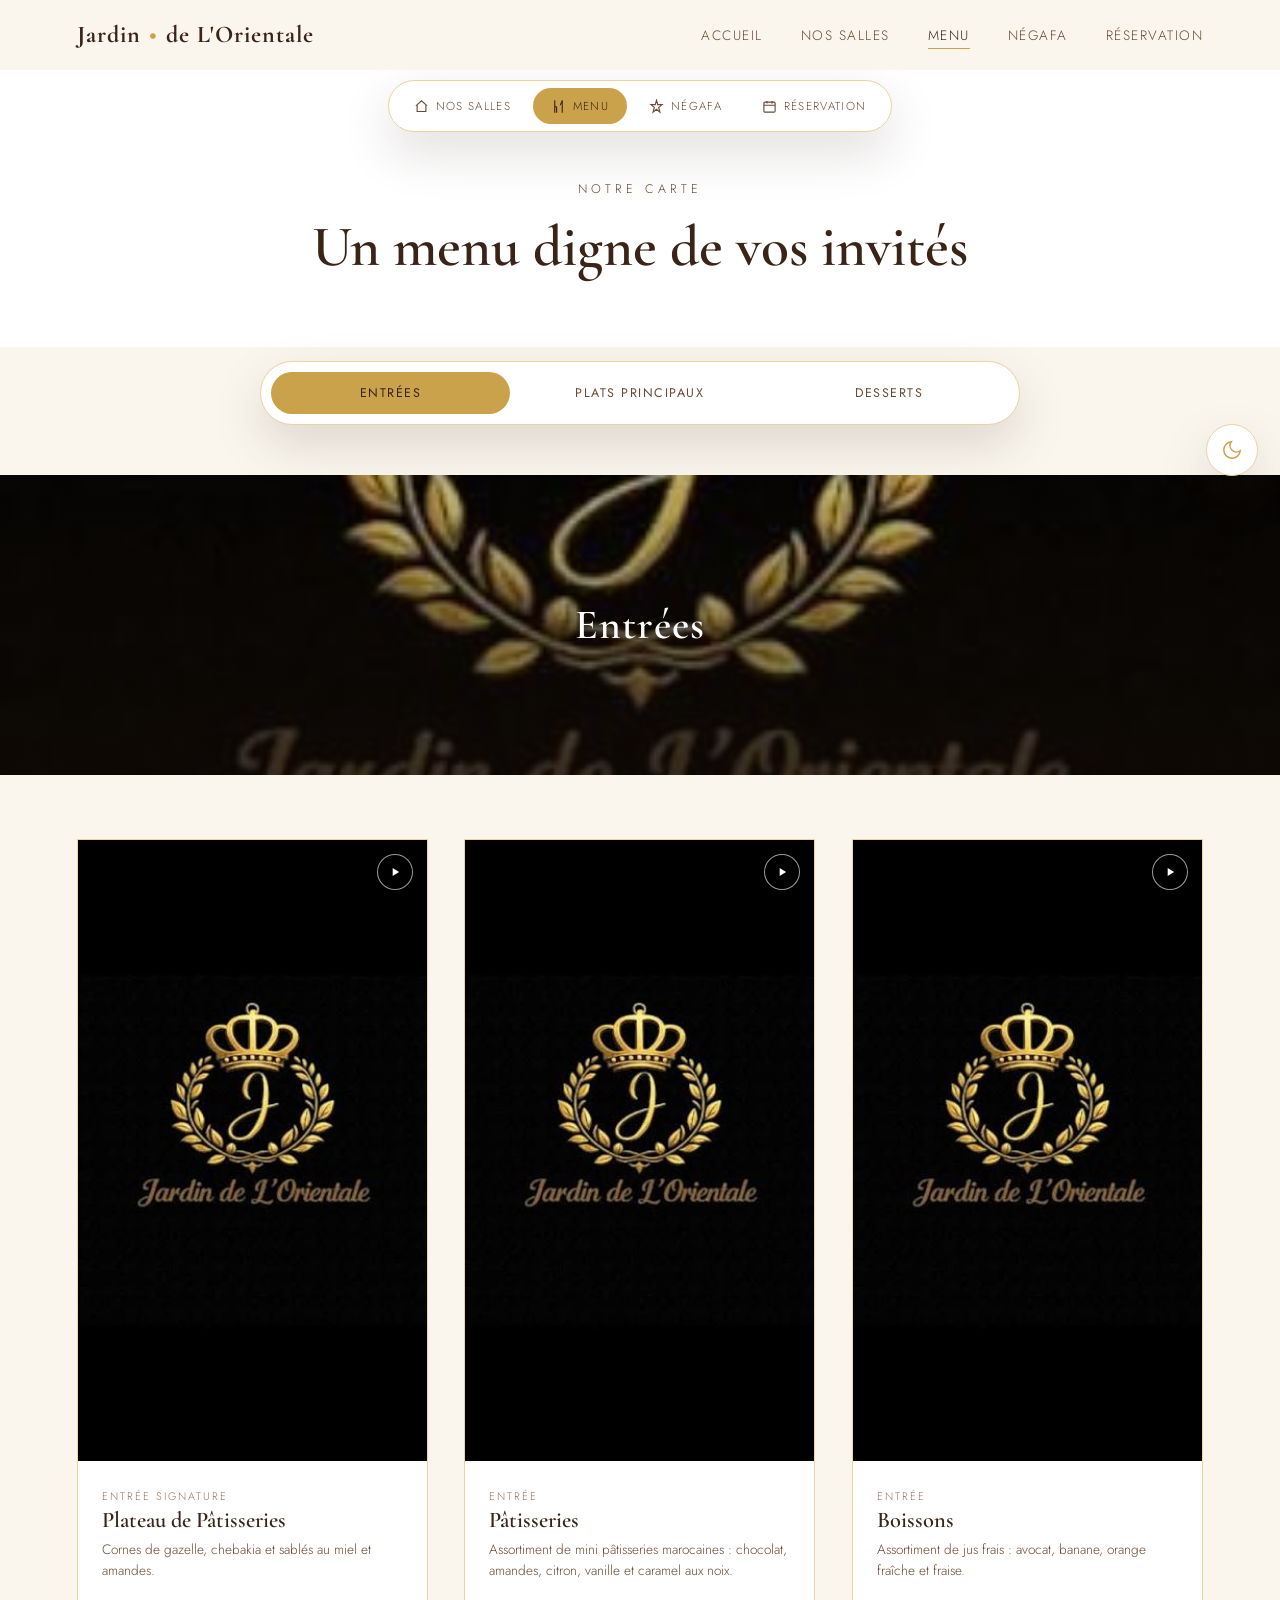
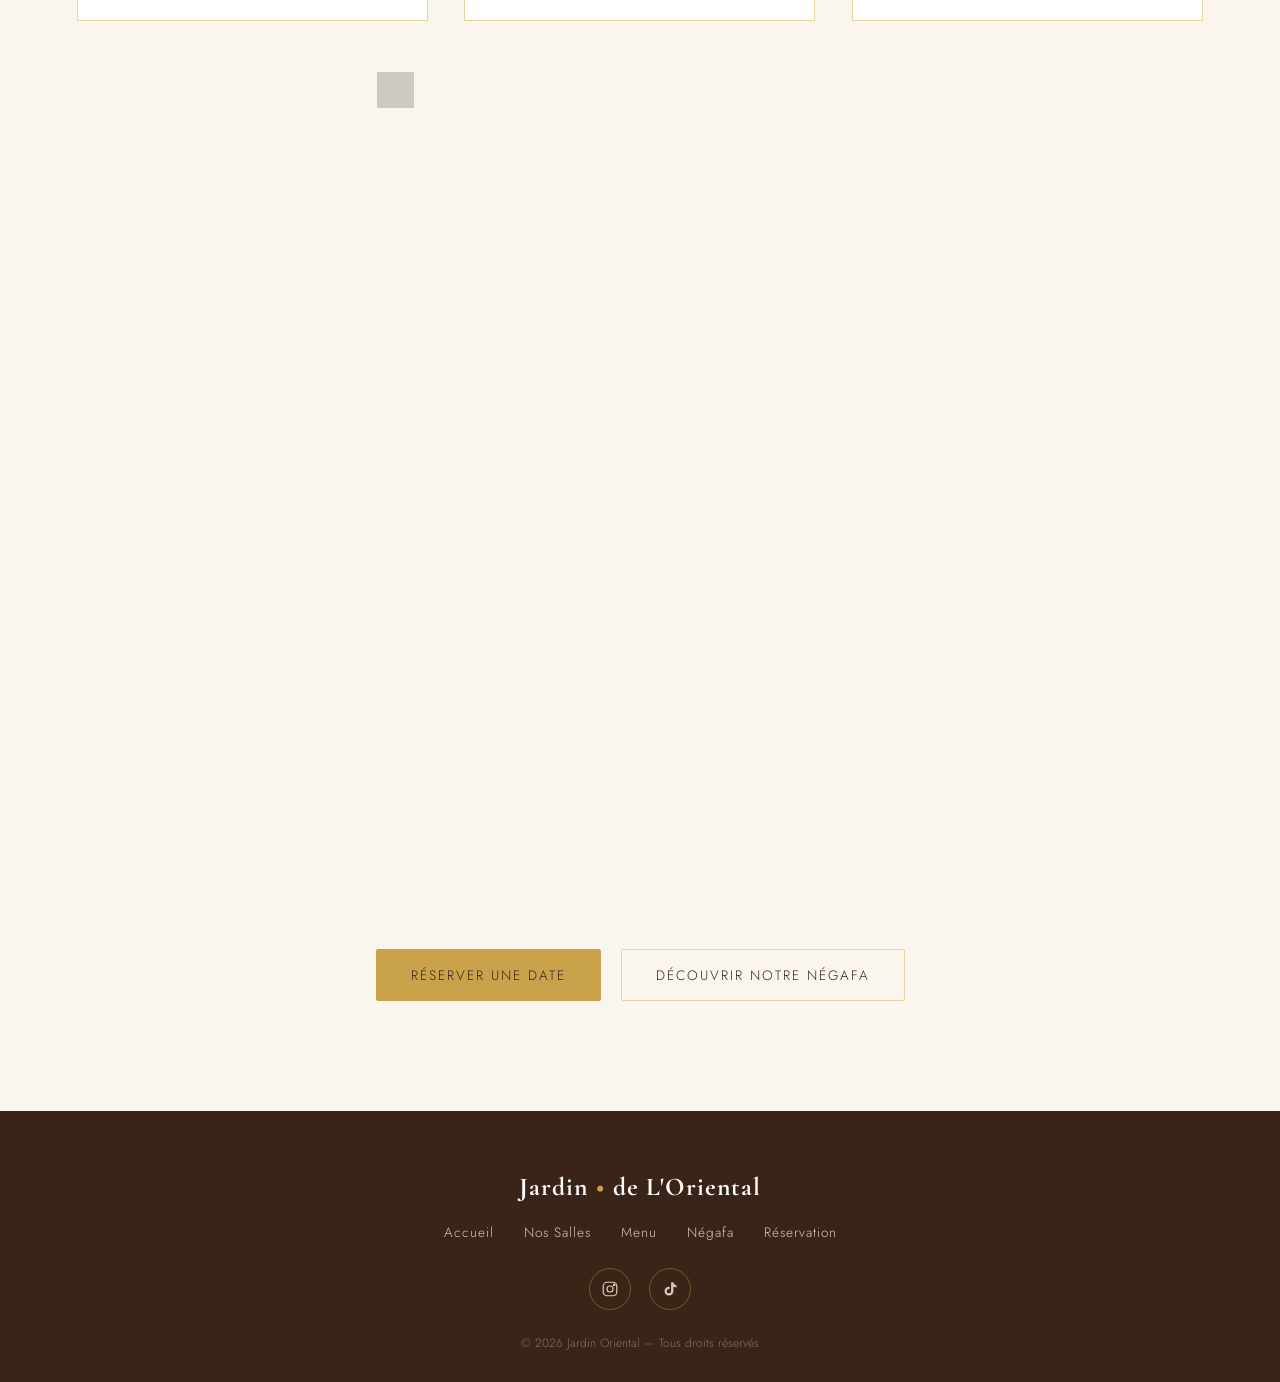
<file: menu.html>
<!DOCTYPE html>
<html lang="fr">
<head>
<meta charset="UTF-8">
<meta name="viewport" content="width=device-width, initial-scale=1.0">
<title>Menu — Jardin de L'oientale</title>
<link rel="preconnect" href="https://fonts.googleapis.com">
<link href="https://fonts.googleapis.com/css2?family=Cormorant+Garamond:ital,wght@0,500;0,600;0,700;1,500&family=Jost:wght@300;400;500;600&display=swap" rel="stylesheet">
<link rel="stylesheet" href="style.css">
</head>
<body>

<header class="site-header" id="siteHeader">
  <a href="index.html" class="logo">Jardin <span class="dot">•</span>de L'Orientale</a>
  <nav class="main-nav" id="mainNav">
    <ul>
      <li><a href="index.html">Accueil</a></li>
      <li><a href="index.html#salles">Nos Salles</a></li>
      <li><a href="menu.html" class="active">Menu</a></li>
      <li><a href="negafa.html">Négafa</a></li>
      <li><a href="reservation.html">Réservation</a></li>
    </ul>
  </nav>
  <div class="burger" id="burger"><span></span><span></span><span></span></div>
</header>

<div class="theme-toggle" id="themeToggle" title="Changer de thème">
  <svg class="icon-moon" viewBox="0 0 24 24" fill="none" stroke="currentColor" stroke-width="1.6"><path d="M21 12.79A9 9 0 1 1 11.21 3 7 7 0 0 0 21 12.79z"/></svg>
  <svg class="icon-sun" viewBox="0 0 24 24" fill="none" stroke="currentColor" stroke-width="1.6"><circle cx="12" cy="12" r="4"/><path d="M12 2v2M12 20v2M4.93 4.93l1.41 1.41M17.66 17.66l1.41 1.41M2 12h2M20 12h2M4.93 19.07l1.41-1.41M17.66 6.34l1.41-1.41"/></svg>
</div>

<div class="quick-nav" id="quickNav">
  <div class="quick-nav-inner">
    <a href="index.html#salles" >
      <svg viewBox="0 0 24 24" fill="none" stroke="currentColor" stroke-width="1.8"><path d="M3 11l9-8 9 8"/><path d="M5 10v10h14V10"/></svg>
      <span class="qn-label">Nos Salles</span>
    </a>
    <a href="menu.html" class="active">
      <svg viewBox="0 0 24 24" fill="none" stroke="currentColor" stroke-width="1.8"><path d="M6 2v8a3 3 0 0 0 3 3v9M6 2v20M18 2v20M18 2c0 4-3 4-3 8"/></svg>
      <span class="qn-label">Menu</span>
    </a>
    <a href="negafa.html" >
      <svg viewBox="0 0 24 24" fill="none" stroke="currentColor" stroke-width="1.8"><path d="M12 2 L14 9 L21 9 L15.5 13.5 L17.5 21 L12 16.5 L6.5 21 L8.5 13.5 L3 9 L10 9 Z"/></svg>
      <span class="qn-label">Négafa</span>
    </a>
    <a href="reservation.html" >
      <svg viewBox="0 0 24 24" fill="none" stroke="currentColor" stroke-width="1.8"><rect x="3" y="5" width="18" height="16" rx="2"/><path d="M16 3v4M8 3v4M3 10h18"/></svg>
      <span class="qn-label">Réservation</span>
    </a>
  </div>
</div>


<section class="page-hero">
  <span class="eyebrow">Notre carte</span>
  <h1>Un menu digne de vos invités</h1>
</section>

<div id="tabsSentinel"></div>
<section class="menu-tabs-wrap" id="menuTabsWrap">
  <div class="menu-tabs" id="menuTabs">
    <button class="tab-btn active" data-filter="entrees">Entrées</button>
    <button class="tab-btn" data-filter="plats">Plats principaux</button>
    <button class="tab-btn" data-filter="desserts">Desserts</button>
  </div>
</section>

<div class="menu-category-video" id="categoryVideoWrap" data-video-wrap>
  <video id="categoryVideo" muted loop playsinline preload="none" poster="images/logo-poster.jpg">
    <source id="categorySource" src="" type="video/mp4">
  </video>
  <div class="media-fallback"></div>
  <div class="category-video-caption"><h2 id="categoryTitle">Entrées</h2></div>
</div>

<section style="padding-top:64px;">
  <div class="menu-grid">
    <div class="menu-card" data-category="entrees" data-img="https://picsum.photos/seed/pastilla-poulet/500/400" data-name="Pastilla au Poulet" data-desc="Feuilleté croustillant, poulet effiloché, amandes et cannelle.">
      <div class="photo" data-video-wrap data-src="https://res.cloudinary.com/ry1jwufq/video/upload/v1784395935/menu-Gateaux_k3l1kj.mp4"><img src="images/logo-poster.jpg" alt="Pastilla au poulet"><video muted loop playsinline preload="none" poster="images/logo-poster.jpg"></video><div class="play-badge"><svg width="14" height="14" viewBox="0 0 24 24" fill="currentColor"><path d="M8 5v14l11-7z"/></svg></div></div>
      <div class="info">
        <span class="tag">Entrée signature</span>
        <h3>Plateau de Pâtisseries</h3>
        <p class="desc">Cornes de gazelle, chebakia et sablés au miel et amandes.</p>
      </div>
    </div>

    <div class="menu-card" data-category="plats" data-img="images/logo-poster.jpg" data-name="Poulet (3) &amp; Viande aux Pruneaux" data-desc="Formule complète : poulet et viande mijotée aux pruneaux.">
      <div class="photo" data-video-wrap data-src="https://res.cloudinary.com/ry1jwufq/video/upload/v1785193292/menu-poulet4-pruneaux_v6tncp.mp4"><img src="images/logo-poster.jpg" alt="Poulet (3) &amp; Viande aux Pruneaux"><video muted loop playsinline preload="none" poster="images/logo-poster.jpg"></video><div class="play-badge"><svg width="14" height="14" viewBox="0 0 24 24" fill="currentColor"><path d="M8 5v14l11-7z"/></svg></div></div>
      <div class="info">
        <span class="tag">Plat principal</span>
        <h3> Viande aux pruneaux</h3>
        <p class="desc"></p>
        <div class="price-row"><span class="price"></span></div>
      </div>
    </div>

    <div class="menu-card" data-category="plats" data-img="images/logo-poster.jpg" data-name="Harira &amp; Viande Grillée aux Légumes" data-desc="Harira traditionnelle, viande grillée et légumes de saison.">
      <div class="photo" data-video-wrap data-src="https://res.cloudinary.com/ry1jwufq/video/upload/v1785193263/Harira_2S_fcoy6t.mp4"><img src="images/logo-poster.jpg" alt="Harira &amp; Viande Grillée aux Légumes"><video muted loop playsinline preload="none" poster="images/logo-poster.jpg"></video><div class="play-badge"><svg width="14" height="14" viewBox="0 0 24 24" fill="currentColor"><path d="M8 5v14l11-7z"/></svg></div></div>
      <div class="info">
        <span class="tag">Plat principal</span>
        <h3>Harira</h3>
        <p class="desc">Harira traditionnelle.</p>
        <div class="price-row"><span class="price"></span></div>
      </div>
    </div>

    <div class="menu-card" data-category="entrees" data-img="images/logo-poster.jpg" data-name="Pâtisseries" data-desc="Assortiment de mini pâtisseries marocaines : chocolat, amandes, citron, vanille et caramel aux noix.">
      <div class="photo" data-video-wrap data-src="https://res.cloudinary.com/ry1jwufq/video/upload/v1784396016/menu-salade_boexoi.mp4"><img src="images/logo-poster.jpg" alt="Pâtisseries"><video muted loop playsinline preload="none" poster="images/logo-poster.jpg"></video><div class="play-badge"><svg width="14" height="14" viewBox="0 0 24 24" fill="currentColor"><path d="M8 5v14l11-7z"/></svg></div></div>
      <div class="info">
        <span class="tag">Entrée</span>
        <h3>Pâtisseries</h3>
        <p class="desc">Assortiment de mini pâtisseries marocaines : chocolat, amandes, citron, vanille et caramel aux noix.</p>
      </div>
    </div>

    <div class="menu-card" data-category="entrees" data-img="images/logo-poster.jpg" data-name="Boissons" data-desc="Assortiment de jus frais : avocat, banane, orange fraîche et fraise.">
      <div class="photo" data-video-wrap data-src="https://res.cloudinary.com/ry1jwufq/video/upload/v1784395925/menu-briouates_ohjf9l.mp4"><img src="images/logo-poster.jpg" alt="Boissons"><video muted loop playsinline preload="none" poster="images/logo-poster.jpg"></video><div class="play-badge"><svg width="14" height="14" viewBox="0 0 24 24" fill="currentColor"><path d="M8 5v14l11-7z"/></svg></div></div>
      <div class="info">
        <span class="tag">Entrée</span>
        <h3>Boissons</h3>
        <p class="desc">Assortiment de jus frais : avocat, banane, orange fraîche et fraise.</p>
      </div>
    </div>

    <div class="menu-card" data-category="entrees" data-img="images/logo-poster.jpg" data-name="Plateau de Pâtisseries" data-desc="Cornes de gazelle, chebakia et sablés au miel et amandes.">
      <div class="photo" data-video-wrap data-src="https://res.cloudinary.com/ry1jwufq/video/upload/v1784396022/menu-zaalouk_zs8djx.mp4"><img src="images/logo-poster.jpg" alt="Plateau de Pâtisseries"><video muted loop playsinline preload="none" poster="images/logo-poster.jpg"></video><div class="play-badge"><svg width="14" height="14" viewBox="0 0 24 24" fill="currentColor"><path d="M8 5v14l11-7z"/></svg></div></div>
      <div class="info">
        <span class="tag">Entrée</span>
        <h3>Plateau de Pâtisseries</h3>
        <p class="desc">Cornes de gazelle, chebakia et sablés au miel et amandes.</p>
      </div>
    </div>




    <div class="menu-card" data-category="plats" data-img="images/logo-poster.jpg" data-name="Pastilla au Poulet &amp; Viande aux Pruneaux" data-desc="Pastilla croustillante au poulet, accompagnée de viande aux pruneaux.">
      <div class="photo" data-video-wrap data-src="https://res.cloudinary.com/ry1jwufq/video/upload/v1785193218/Bastila_Djaj_e96km0.mp4"><img src="images/logo-poster.jpg" alt="Pastilla au Poulet &amp; Viande aux Pruneaux"><video muted loop playsinline preload="none" poster="images/logo-poster.jpg"></video><div class="play-badge"><svg width="14" height="14" viewBox="0 0 24 24" fill="currentColor"><path d="M8 5v14l11-7z"/></svg></div></div>
      <div class="info">
        <span class="tag">Plat principal</span>
        <h3>Pastilla au Poulet</h3>
        <p class="desc">Pastilla croustillante au poulet</p>
        <div class="price-row"><span class="price"></span></div>
      </div>
    </div>

    <div class="menu-card" data-category="plats" data-img="images/logo-poster.jpg" data-name="Poulet &amp; Grillades aux Légumes" data-desc="Poulet et grillades assorties, servis avec légumes de saison.">
      <div class="photo" data-video-wrap data-src="https://res.cloudinary.com/ry1jwufq/video/upload/v1785193302/menu-poulet-grillades_xocmkv.mp4"><img src="images/logo-poster.jpg" alt="Poulet &amp; Grillades aux Légumes"><video muted loop playsinline preload="none" poster="images/logo-poster.jpg"></video><div class="play-badge"><svg width="14" height="14" viewBox="0 0 24 24" fill="currentColor"><path d="M8 5v14l11-7z"/></svg></div></div>
      <div class="info">
        <span class="tag">Plat principal</span>
        <h3>Poulet traditionnel à la deghmira</h3>
        <p class="desc"></p>
        <div class="price-row"><span class="price"></span></div>
      </div>
    </div>

    <div class="menu-card" data-category="plats" data-img="images/logo-poster.jpg" data-name="Pastilla au Poulet &amp; Grillades aux Légumes" data-desc="Pastilla au poulet, grillades et légumes de saison.">
      <div class="photo" data-video-wrap data-src="https://res.cloudinary.com/ry1jwufq/video/upload/v1785193279/L7em_2S_bnk3sd.mp4"><img src="images/logo-poster.jpg" alt="Pastilla au Poulet &amp; Grillades aux Légumes"><video muted loop playsinline preload="none" poster="images/logo-poster.jpg"></video><div class="play-badge"><svg width="14" height="14" viewBox="0 0 24 24" fill="currentColor"><path d="M8 5v14l11-7z"/></svg></div></div>
      <div class="info">
        <span class="tag">Plat principal</span>
        <h3>Grillades aux Légumes</h3>
        <p class="desc">grillades et légumes de saison.</p>
        <div class="price-row"><span class="price"></span></div>
      </div>
    </div>

    <div class="menu-card" data-category="plats" data-img="images/logo-poster.jpg" data-name="Pastilla au Poisson &amp; Grillades aux Légumes" data-desc="Pastilla au poisson, grillades et légumes de saison.">
      <div class="photo" data-video-wrap data-src="https://res.cloudinary.com/ry1jwufq/video/upload/v1785193241/Bastila_Poisson_fjxekg.mp4"><img src="images/logo-poster.jpg" alt="Pastilla au Poisson &amp; Grillades aux Légumes"><video muted loop playsinline preload="none" poster="images/logo-poster.jpg"></video><div class="play-badge"><svg width="14" height="14" viewBox="0 0 24 24" fill="currentColor"><path d="M8 5v14l11-7z"/></svg></div></div>
      <div class="info">
        <span class="tag">Plat principal</span>
        <h3>Pastilla au Poisson </h3>
        <p class="desc"></p>
        <div class="price-row"><span class="price"></span></div>
      </div>
    </div>

  </div>

  <div class="dessert-carousel-wrap hide" id="dessertCarouselWrap">
    <div class="vcarousel" data-video-wrap>
      <div class="vcarousel-viewport">
        <div class="vcarousel-track">
          <div class="vcarousel-slide" data-src="https://res.cloudinary.com/ry1jwufq/video/upload/v1784395913/menu-fruits_ing9fv.mp4">
            <video muted loop playsinline preload="none" poster="images/logo-poster.jpg"></video>
            <div class="vc-fallback"></div>
          </div>
          <div class="vcarousel-slide insta-slide">
            <a class="insta-slide-link" href="https://www.instagram.com/jardin_doriental?utm_source=ig_web_button_share_sheet&igsh=ZDNlZDc0MzIxNw==" target="_blank" rel="noopener">
              <svg viewBox="0 0 24 24" fill="none" stroke="currentColor" stroke-width="1.4"><rect x="3" y="3" width="18" height="18" rx="5"/><circle cx="12" cy="12" r="4"/><circle cx="17.5" cy="6.5" r="1"/></svg>
              <span>Suivez-nous sur Instagram</span>
            </a>
          </div>
        </div>
        <button class="vc-btn vc-prev" aria-label="Précédent"><svg viewBox="0 0 24 24" fill="none" stroke="currentColor" stroke-width="2"><path d="M15 18l-6-6 6-6"/></svg></button>
        <button class="vc-btn vc-next" aria-label="Suivant"><svg viewBox="0 0 24 24" fill="none" stroke="currentColor" stroke-width="2"><path d="M9 18l6-6-6-6"/></svg></button>
        <div class="vc-play">
          <svg class="icon-pause" viewBox="0 0 24 24" fill="currentColor"><rect x="6" y="5" width="4" height="14"/><rect x="14" y="5" width="4" height="14"/></svg>
          <svg class="icon-play" viewBox="0 0 24 24" fill="currentColor"><path d="M8 5v14l11-7z"/></svg>
        </div>
        <div class="vcarousel-counter">1 / 2</div>
      </div>
      <div class="vcarousel-info">
        <div class="vcarousel-info-item active">
          <span class="num">01</span>
          <span class="tag">Dessert</span>
          <h3>Coupe de Fruits Frais &amp; plus encore</h3>
          <p>Melon, fraises, pastèque et menthe fraîche du jardin.</p>
        </div>
        <div class="vcarousel-info-item">
          <span class="num">02</span>
          <span class="tag">Retrouvez-nous</span>
          <h3>suivez @jardin_doriental pour découvrir toutes nos créations sucrées.</h3>
          
          <a href="https://www.instagram.com/jardin_doriental?utm_source=ig_web_button_share_sheet&igsh=ZDNlZDc0MzIxNw==" target="_blank" rel="noopener" class="insta-link">
            <svg viewBox="0 0 24 24" fill="none" stroke="currentColor" stroke-width="1.6"><rect x="3" y="3" width="18" height="18" rx="5"/><circle cx="12" cy="12" r="4"/><circle cx="17.5" cy="6.5" r="1"/></svg>
            Voir sur Instagram
          </a>
        </div>
      </div>
    </div>
  </div>

</section>

<section style="text-align:center;padding-top:0;">
  <div style="display:flex;gap:20px;justify-content:center;flex-wrap:wrap;">
    <a href="reservation.html" class="btn btn-primary">Réserver une date</a>
    <a href="negafa.html" class="btn btn-outline">Découvrir notre Négafa</a>
  </div>
</section>

<footer class="site-footer">
  <div class="logo">Jardin <span style="color:#C9A24B">•</span>de L'Oriental</div>
  <div class="foot-links">
    <a href="index.html">Accueil</a>
    <a href="index.html#salles">Nos Salles</a>
    <a href="menu.html">Menu</a>
    <a href="negafa.html">Négafa</a>
    <a href="reservation.html">Réservation</a>
  </div>
  <div class="social-row">
    <a href="https://www.instagram.com/jardin_doriental?utm_source=ig_web_button_share_sheet&igsh=ZDNlZDc0MzIxNw==" target="_blank" rel="noopener" aria-label="Instagram">
      <svg viewBox="0 0 24 24" fill="none" stroke="currentColor" stroke-width="1.6"><rect x="3" y="3" width="18" height="18" rx="5"/><circle cx="12" cy="12" r="4"/><circle cx="17.5" cy="6.5" r="1"/></svg>
    </a>
    <a href="https://www.tiktok.com/@jardin.de.lorient?is_from_webapp=1&sender_device=pc" target="_blank" rel="noopener" aria-label="TikTok">
      <svg viewBox="0 0 24 24" fill="currentColor"><path d="M16.5 3c.4 2.2 1.9 3.7 4.2 3.9v2.9c-1.5.1-2.9-.4-4.2-1.3v6.4a5.9 5.9 0 1 1-5.9-5.9c.3 0 .6 0 .9.1v3a2.9 2.9 0 1 0 2 2.8V3h3z"/></svg>
    </a>
  </div>
  <p class="copy">© 2026 Jardin Oriental — Tous droits réservés</p>
</footer>

<script src="script.js"></script>
</body>
</html>
</file>
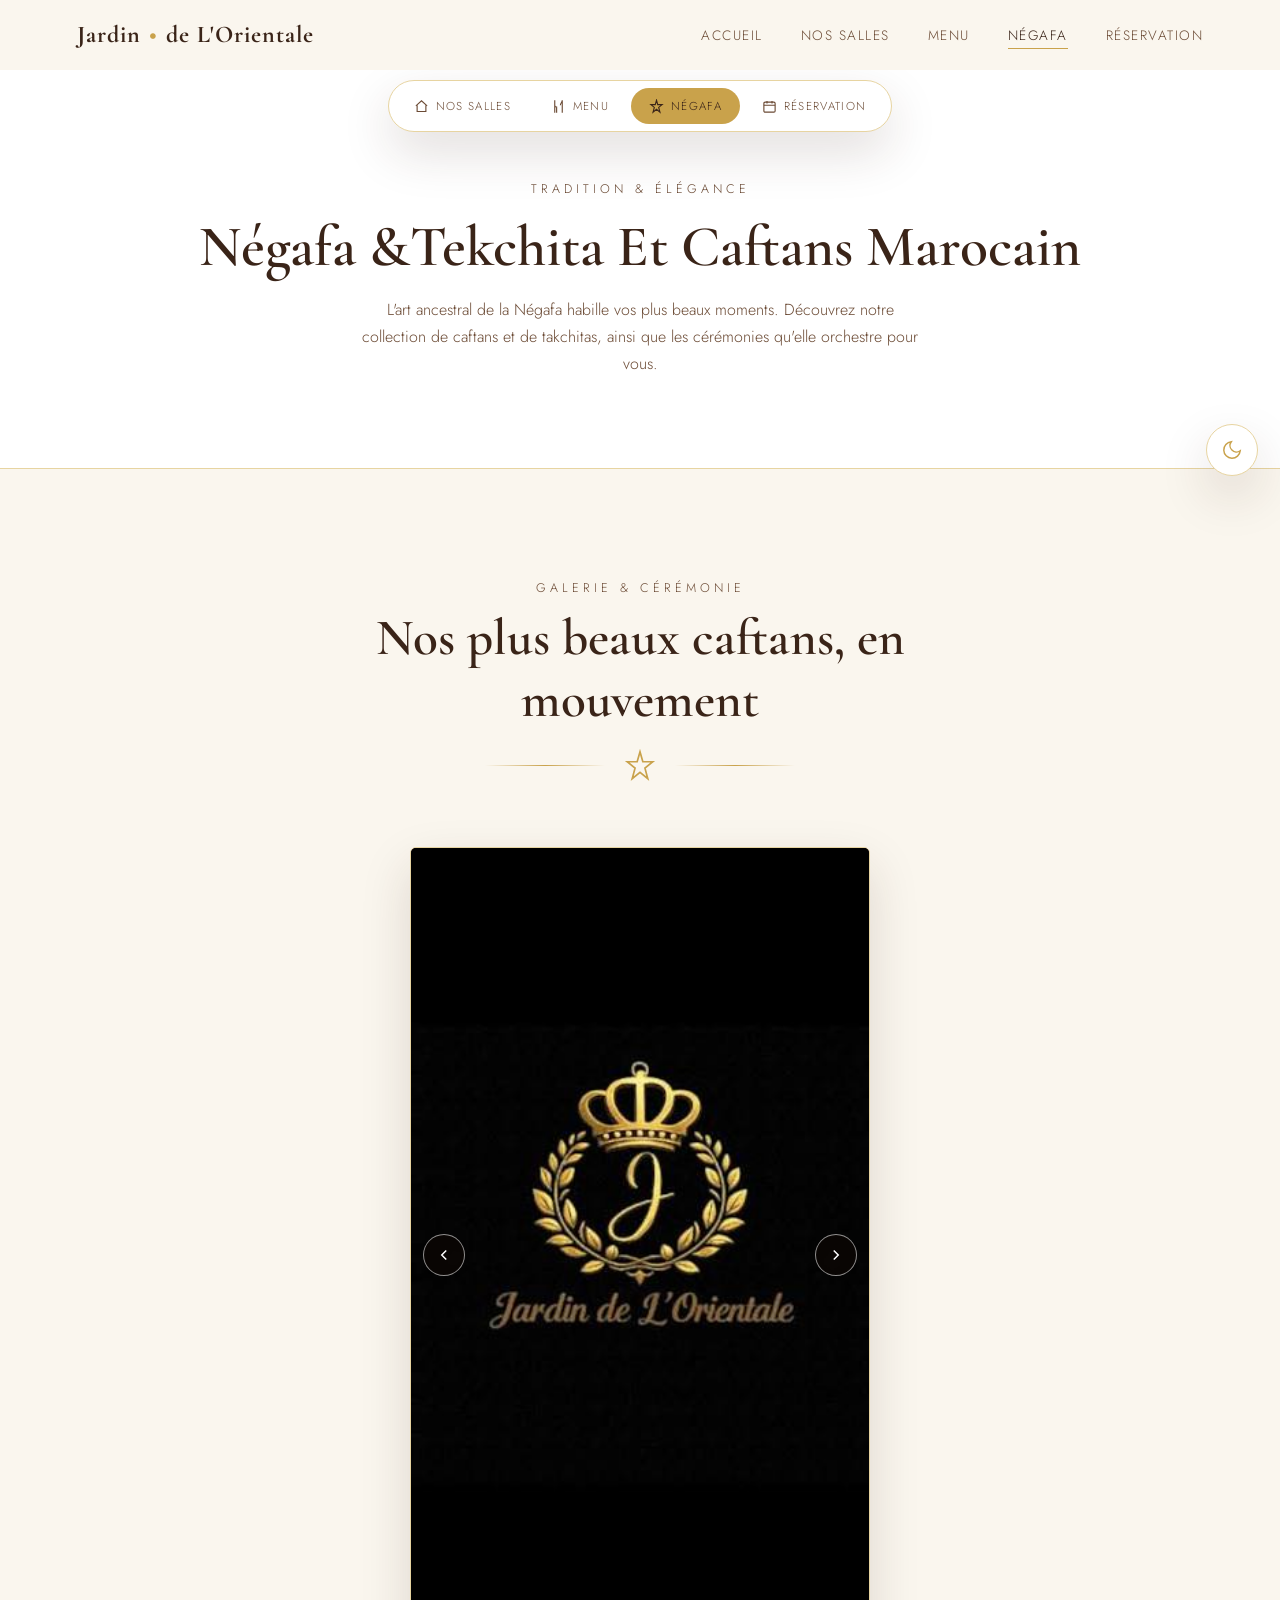
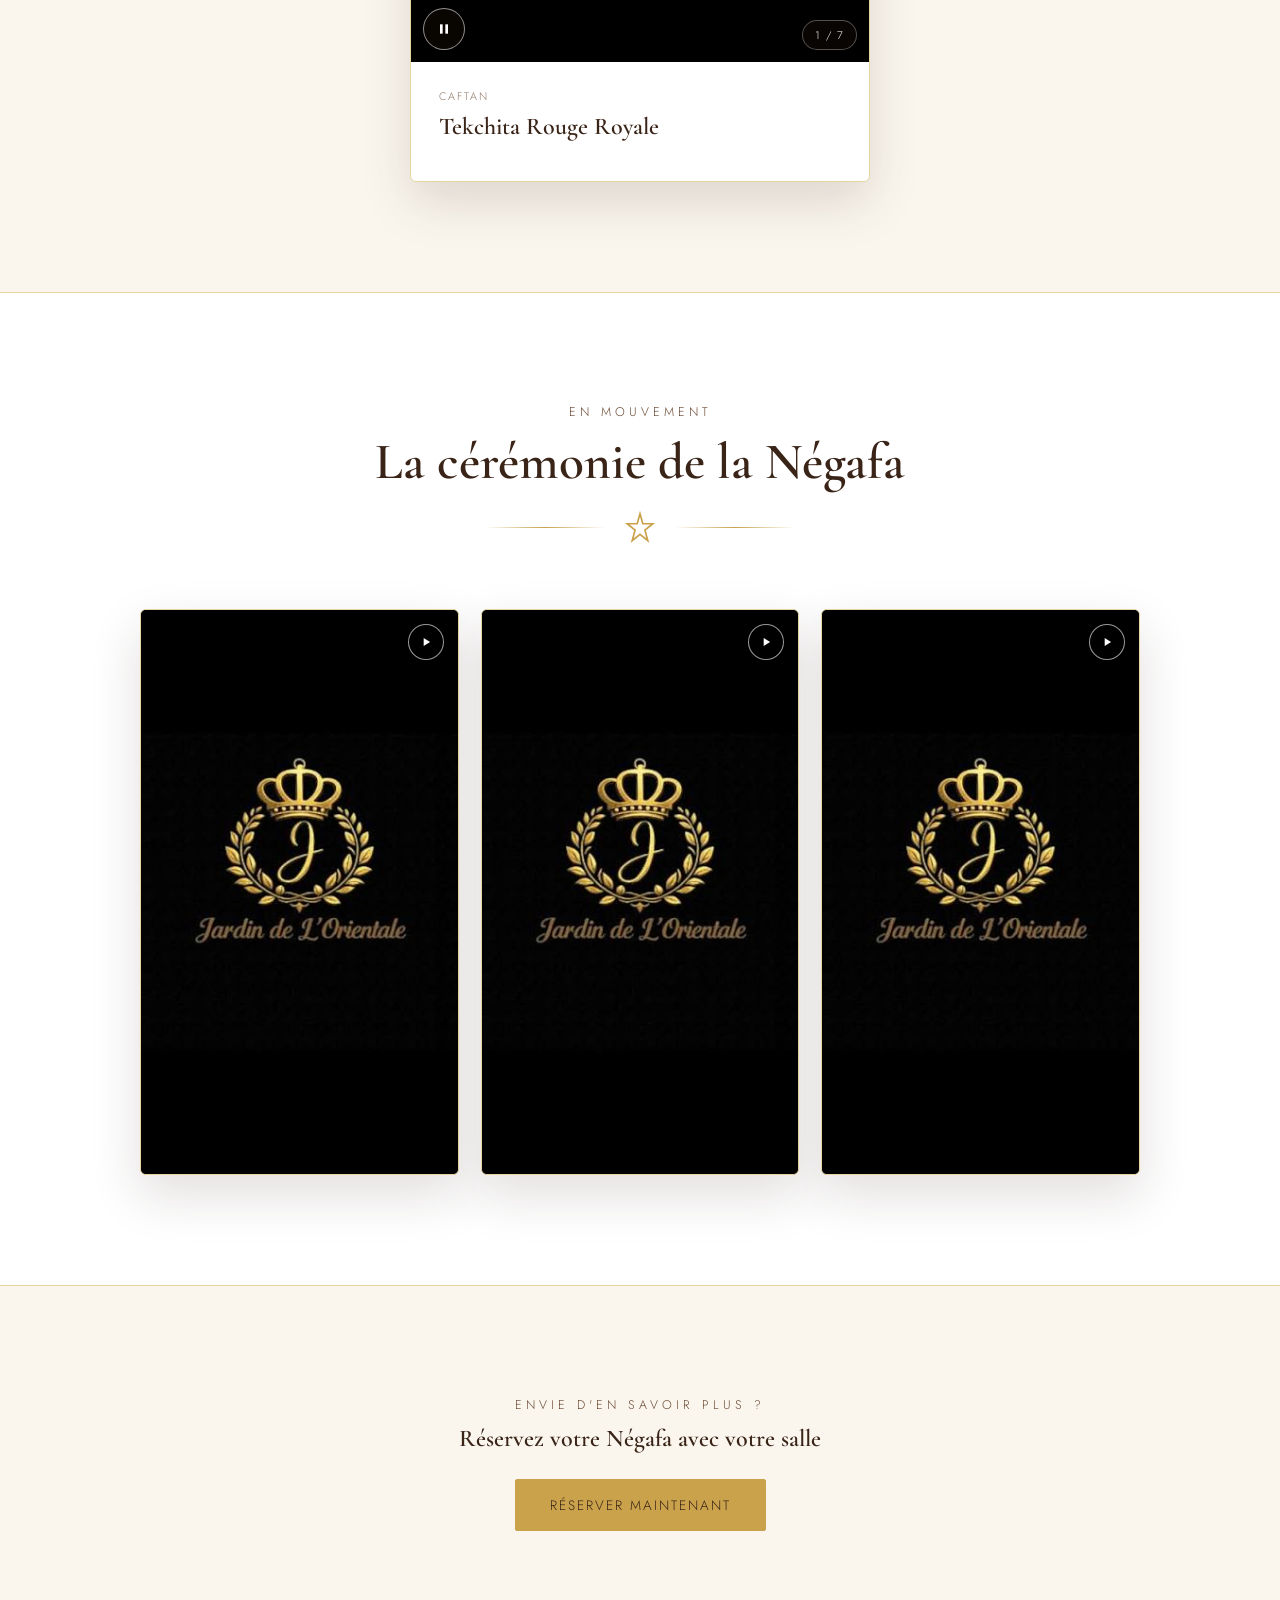
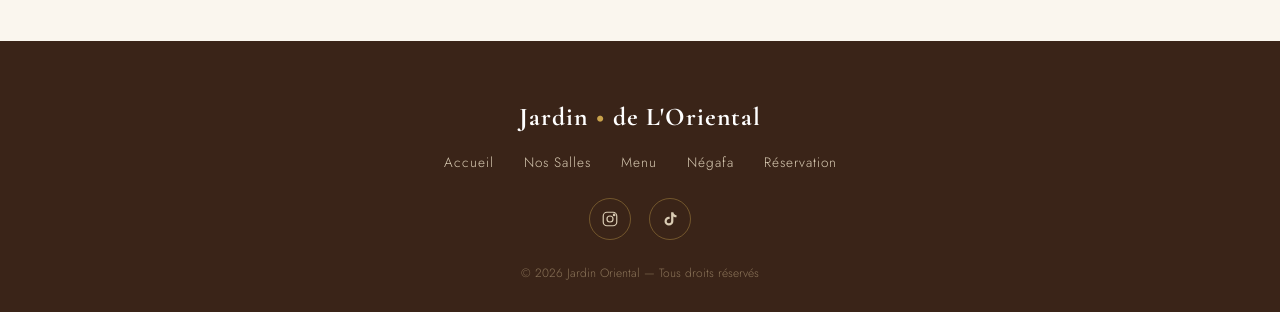
<file: negafa.html>
<!DOCTYPE html>
<html lang="fr">
<head>
<meta charset="UTF-8">
<meta name="viewport" content="width=device-width, initial-scale=1.0">
<title>Négafa — Jardin de L'oientale</title>
<link rel="preconnect" href="https://fonts.googleapis.com">
<link href="https://fonts.googleapis.com/css2?family=Cormorant+Garamond:ital,wght@0,500;0,600;0,700;1,500&family=Jost:wght@300;400;500;600&display=swap" rel="stylesheet">
<link rel="stylesheet" href="style.css">
<style>
  .vc-insta-slide{width:100%;height:100%;display:flex;align-items:center;justify-content:center;background:var(--bg-alt,#1a1a1a);}
  .vc-insta-link{display:flex;flex-direction:column;align-items:center;gap:14px;text-align:center;color:var(--text,#f4ede2);text-decoration:none;padding:24px;max-width:280px;}
  .vc-insta-link svg{color:#C9A24B;}
  .vc-insta-link span{font-family:'Jost',sans-serif;font-size:.95rem;line-height:1.4;}
  .vc-insta-link:hover{color:#C9A24B;}
</style>
</head>
<body>

<header class="site-header" id="siteHeader">
  <a href="index.html" class="logo">Jardin <span class="dot">•</span>de L'Orientale</a>
  <nav class="main-nav" id="mainNav">
    <ul>
      <li><a href="index.html">Accueil</a></li>
      <li><a href="index.html#salles">Nos Salles</a></li>
      <li><a href="menu.html">Menu</a></li>
      <li><a href="negafa.html" class="active">Négafa</a></li>
      <li><a href="reservation.html">Réservation</a></li>
    </ul>
  </nav>
  <div class="burger" id="burger"><span></span><span></span><span></span></div>
</header>

<div class="theme-toggle" id="themeToggle" title="Changer de thème">
  <svg class="icon-moon" viewBox="0 0 24 24" fill="none" stroke="currentColor" stroke-width="1.6"><path d="M21 12.79A9 9 0 1 1 11.21 3 7 7 0 0 0 21 12.79z"/></svg>
  <svg class="icon-sun" viewBox="0 0 24 24" fill="none" stroke="currentColor" stroke-width="1.6"><circle cx="12" cy="12" r="4"/><path d="M12 2v2M12 20v2M4.93 4.93l1.41 1.41M17.66 17.66l1.41 1.41M2 12h2M20 12h2M4.93 19.07l1.41-1.41M17.66 6.34l1.41-1.41"/></svg>
</div>

<div class="quick-nav" id="quickNav">
  <div class="quick-nav-inner">
    <a href="index.html#salles" >
      <svg viewBox="0 0 24 24" fill="none" stroke="currentColor" stroke-width="1.8"><path d="M3 11l9-8 9 8"/><path d="M5 10v10h14V10"/></svg>
      <span class="qn-label">Nos Salles</span>
    </a>
    <a href="menu.html" >
      <svg viewBox="0 0 24 24" fill="none" stroke="currentColor" stroke-width="1.8"><path d="M6 2v8a3 3 0 0 0 3 3v9M6 2v20M18 2v20M18 2c0 4-3 4-3 8"/></svg>
      <span class="qn-label">Menu</span>
    </a>
    <a href="negafa.html" class="active">
      <svg viewBox="0 0 24 24" fill="none" stroke="currentColor" stroke-width="1.8"><path d="M12 2 L14 9 L21 9 L15.5 13.5 L17.5 21 L12 16.5 L6.5 21 L8.5 13.5 L3 9 L10 9 Z"/></svg>
      <span class="qn-label">Négafa</span>
    </a>
    <a href="reservation.html" >
      <svg viewBox="0 0 24 24" fill="none" stroke="currentColor" stroke-width="1.8"><rect x="3" y="5" width="18" height="16" rx="2"/><path d="M16 3v4M8 3v4M3 10h18"/></svg>
      <span class="qn-label">Réservation</span>
    </a>
  </div>
</div>


<section class="page-hero">
  <span class="eyebrow">Tradition &amp; élégance</span>
  <h1>Négafa &amp;Tekchita Et Caftans Marocain</h1>
  <p>L'art ancestral de la Négafa habille vos plus beaux moments. Découvrez notre collection de caftans et de takchitas, ainsi que les cérémonies qu'elle orchestre pour vous.</p>
</section>

<!-- ===================== CAROUSEL VIDÉO NÉGAFA ===================== -->
<section>
  <div class="section-head reveal">
    <span class="eyebrow">Galerie &amp; cérémonie</span>
    <h2>Nos plus beaux caftans, en mouvement</h2>
    <div class="arabesque-divider">
      <span class="line"></span>
      <svg viewBox="0 0 24 24" fill="none" stroke="#C9A24B" stroke-width="1.2"><path d="M12 2 L14 9 L21 9 L15.5 13.5 L17.5 21 L12 16.5 L6.5 21 L8.5 13.5 L3 9 L10 9 Z"/></svg>
      <span class="line"></span>
    </div>
  </div>

  <div class="vcarousel reveal" id="carouselNegafa">
    <div class="vcarousel-viewport">
      <div class="vcarousel-track">
        <div class="vcarousel-slide" data-src="https://res.cloudinary.com/ry1jwufq/video/upload/v1784398363/negafa-photo-1_jrshry.mp4"><video muted loop playsinline preload="none" poster="images/logo-poster.jpg"></video><div class="vc-fallback"></div></div>
        <div class="vcarousel-slide" data-src="https://res.cloudinary.com/ry1jwufq/video/upload/v1784395839/negafa-photo-2_kcoxcm.mp4"><video muted loop playsinline preload="none" poster="images/logo-poster.jpg"></video><div class="vc-fallback"></div></div>
        <div class="vcarousel-slide" data-src="https://res.cloudinary.com/ry1jwufq/video/upload/v1785084553/negafa-Photo-3_bkaxd9.mp4"><video muted loop playsinline preload="none" poster="images/logo-poster.jpg"></video><div class="vc-fallback"></div></div>
        <div class="vcarousel-slide" data-src="https://res.cloudinary.com/ry1jwufq/video/upload/v1784395855/negafa-photo-4_txv2io.mp4"><video muted loop playsinline preload="none" poster="images/logo-poster.jpg"></video><div class="vc-fallback"></div></div>
        <div class="vcarousel-slide" data-src="https://res.cloudinary.com/ry1jwufq/video/upload/v1785084641/negafa-Photo-5_msfgwf.mp4"><video muted loop playsinline preload="none" poster="images/logo-poster.jpg"></video><div class="vc-fallback"></div></div>
        <div class="vcarousel-slide" data-src="https://res.cloudinary.com/ry1jwufq/video/upload/v1785084587/negafa-Photo-6_m8ygzf.mp4"><video muted loop playsinline preload="none" poster="images/logo-poster.jpg"></video><div class="vc-fallback"></div></div>
        <div class="vcarousel-slide vc-insta-slide">
          <a href="https://www.instagram.com/nagafa_jardin_de_loriental?utm_source=ig_web_button_share_sheet&igsh=ZDNlZDc0MzIxNw==" target="_blank" rel="noopener" class="vc-insta-link">
            <svg width="40" height="40" viewBox="0 0 24 24" fill="none" stroke="currentColor" stroke-width="1.4"><rect x="3" y="3" width="18" height="18" rx="5"/><circle cx="12" cy="12" r="4"/><circle cx="17.5" cy="6.5" r="1"/></svg>
            <span>Voir plus de photos et vidéos sur notre Instagram</span>
          </a>
        </div>
      </div>

      <button class="vc-btn vc-prev" type="button" aria-label="Vidéo précédente">
        <svg viewBox="0 0 24 24" fill="none" stroke="currentColor" stroke-width="2"><path d="M15 18l-6-6 6-6"/></svg>
      </button>
      <button class="vc-btn vc-next" type="button" aria-label="Vidéo suivante">
        <svg viewBox="0 0 24 24" fill="none" stroke="currentColor" stroke-width="2"><path d="M9 18l6-6-6-6"/></svg>
      </button>
      <button class="vc-play" type="button" aria-label="Lecture / Pause">
        <svg class="icon-pause" viewBox="0 0 24 24" fill="currentColor"><rect x="6" y="5" width="4" height="14"/><rect x="14" y="5" width="4" height="14"/></svg>
        <svg class="icon-play" viewBox="0 0 24 24" fill="currentColor"><path d="M8 5v14l11-7z"/></svg>
      </button>
      <div class="vcarousel-counter">1 / 7</div>
    </div>

    <div class="vcarousel-info">
      <div class="vcarousel-info-item active"><span class="tag">Caftan</span><h3>Tekchita Rouge Royale</h3></div>
      <div class="vcarousel-info-item"><span class="tag">Caftan</span><h3>Tekchita Violet Impérial</h3></div>
      <div class="vcarousel-info-item"><span class="tag">Caftan</span><h3>Takchita Royale Bordeaux</h3></div>
      <div class="vcarousel-info-item"><span class="tag">Caftan</span><h3>Caftan impérial rouge et or</h3></div>
      <div class="vcarousel-info-item"><span class="tag">Caftan</span><h3>Caftan Royal Blanc Cassé</h3></div>
      <div class="vcarousel-info-item"><span class="tag">Caftan</span><h3>Takchita Royale Blanche en broderie argentée</h3></div>
      <div class="vcarousel-info-item"><span class="tag">Instagram</span><h3>Encore plus de photos & vidéos</h3><p>Suivez-nous sur Instagram pour découvrir toute notre collection.</p></div>
    </div>
  </div>
</section>

<!-- ===================== VIDÉOS NÉGAFA (marasim) ===================== -->
<section style="background:var(--bg-alt);border-top:1px solid var(--border);border-bottom:1px solid var(--border);">
  <div class="section-head reveal">
    <span class="eyebrow">En mouvement</span>
    <h2>La cérémonie de la Négafa</h2>
    <div class="arabesque-divider">
      <span class="line"></span>
      <svg viewBox="0 0 24 24" fill="none" stroke="#C9A24B" stroke-width="1.2"><path d="M12 2 L14 9 L21 9 L15.5 13.5 L17.5 21 L12 16.5 L6.5 21 L8.5 13.5 L3 9 L10 9 Z"/></svg>
      <span class="line"></span>
    </div>
  </div>

  <div class="negafa-videos reveal">
    <div class="video-card" data-video-wrap data-src="https://res.cloudinary.com/ry1jwufq/video/upload/v1784395906/negafa-1_saua1d.mp4">
      <video muted loop playsinline preload="none" poster="images/logo-poster.jpg"></video>
      <div class="media-fallback"></div>
      <div class="play-badge">
        <svg width="14" height="14" viewBox="0 0 24 24" fill="currentColor"><path d="M8 5v14l11-7z"/></svg>
      </div>
    </div>
    <div class="video-card" data-video-wrap data-src="https://res.cloudinary.com/ry1jwufq/video/upload/v1784395800/negafa-2_u3okf0.mp4">
      <video muted loop playsinline preload="none" poster="images/logo-poster.jpg"></video>
      <div class="media-fallback"></div>
      <div class="play-badge">
        <svg width="14" height="14" viewBox="0 0 24 24" fill="currentColor"><path d="M8 5v14l11-7z"/></svg>
      </div>
    </div>
    <div class="video-card" data-video-wrap data-src="https://res.cloudinary.com/ry1jwufq/video/upload/v1784395869/negafa-3_x9tymu.mp4">
      <video muted loop playsinline preload="none" poster="images/logo-poster.jpg"></video>
      <div class="media-fallback"></div>
      <div class="play-badge">
        <svg width="14" height="14" viewBox="0 0 24 24" fill="currentColor"><path d="M8 5v14l11-7z"/></svg>
      </div>
    </div>
  </div>
</section>

<section style="text-align:center;">
  <div class="reveal">
    <span class="eyebrow">Envie d'en savoir plus ?</span>
    <h2 style="margin-bottom:26px;">Réservez votre Négafa avec votre salle</h2>
    <a href="reservation.html" class="btn btn-primary">Réserver maintenant</a>
  </div>
</section>

<footer class="site-footer">
  <div class="logo">Jardin <span style="color:#C9A24B">•</span>de L'Oriental</div>
  <div class="foot-links">
    <a href="index.html">Accueil</a>
    <a href="index.html#salles">Nos Salles</a>
    <a href="menu.html">Menu</a>
    <a href="negafa.html">Négafa</a>
    <a href="reservation.html">Réservation</a>
  </div>
  <div class="social-row">
    <a href="https://www.instagram.com/jardin_doriental?utm_source=ig_web_button_share_sheet&igsh=ZDNlZDc0MzIxNw==" target="_blank" rel="noopener" aria-label="Instagram">
      <svg viewBox="0 0 24 24" fill="none" stroke="currentColor" stroke-width="1.6"><rect x="3" y="3" width="18" height="18" rx="5"/><circle cx="12" cy="12" r="4"/><circle cx="17.5" cy="6.5" r="1"/></svg>
    </a>
    <a href="https://www.tiktok.com/@jardin.de.lorient?is_from_webapp=1&sender_device=pc" target="_blank" rel="noopener" aria-label="TikTok">
      <svg viewBox="0 0 24 24" fill="currentColor"><path d="M16.5 3c.4 2.2 1.9 3.7 4.2 3.9v2.9c-1.5.1-2.9-.4-4.2-1.3v6.4a5.9 5.9 0 1 1-5.9-5.9c.3 0 .6 0 .9.1v3a2.9 2.9 0 1 0 2 2.8V3h3z"/></svg>
    </a>
  </div>
  <p class="copy">© 2026 Jardin Oriental — Tous droits réservés</p>
</footer>

<script src="script.js"></script>
</body>
</html>
</file>
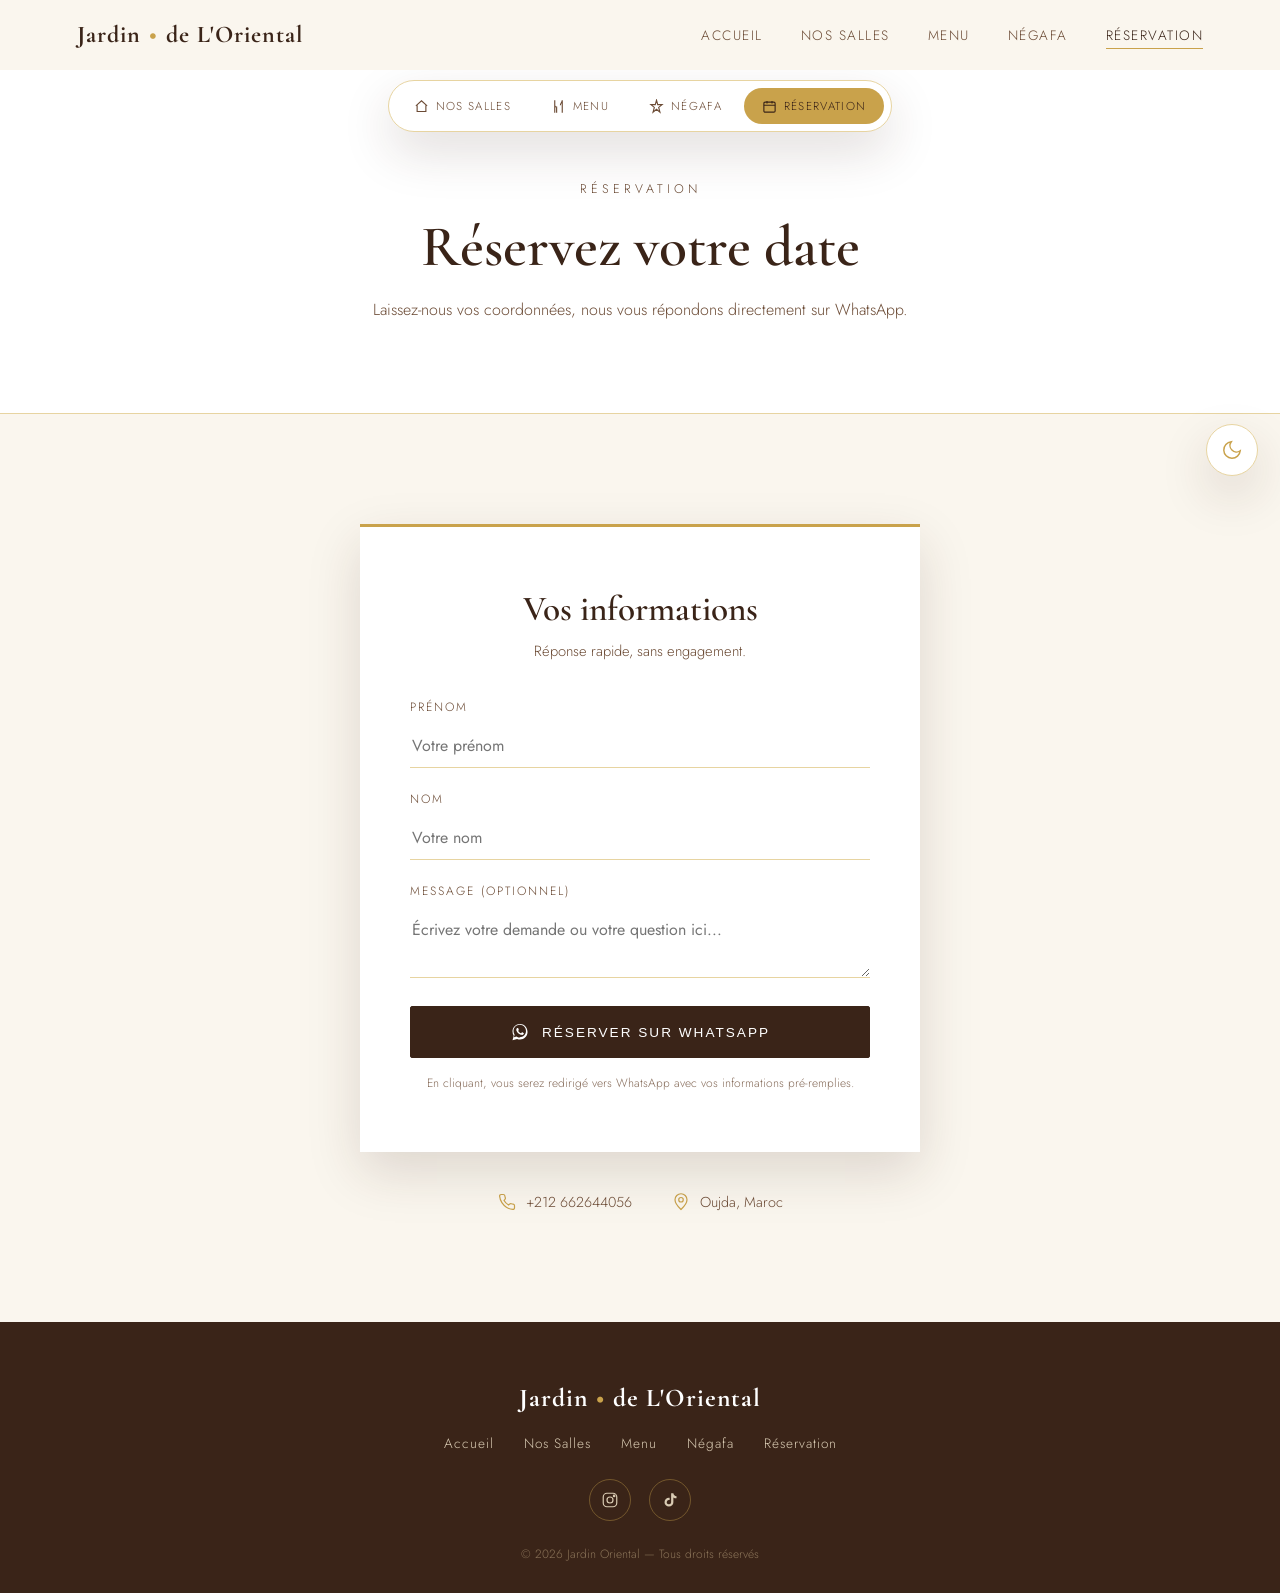
<file: reservation.html>
<!DOCTYPE html>
<html lang="fr">
<head>
<meta charset="UTF-8">
<meta name="viewport" content="width=device-width, initial-scale=1.0">
<title>Réservation — Jardin de L'oientale</title>
<link rel="preconnect" href="https://fonts.googleapis.com">
<link href="https://fonts.googleapis.com/css2?family=Cormorant+Garamond:ital,wght@0,500;0,600;0,700;1,500&family=Jost:wght@300;400;500;600&display=swap" rel="stylesheet">
<link rel="stylesheet" href="style.css">
</head>
<body>

<header class="site-header" id="siteHeader">
  <a href="index.html" class="logo">Jardin <span class="dot">•</span>de L'Oriental</a>
  <nav class="main-nav" id="mainNav">
    <ul>
      <li><a href="index.html">Accueil</a></li>
      <li><a href="index.html#salles">Nos Salles</a></li>
      <li><a href="menu.html">Menu</a></li>
      <li><a href="negafa.html">Négafa</a></li>
      <li><a href="reservation.html" class="active">Réservation</a></li>
    </ul>
  </nav>
  <div class="burger" id="burger"><span></span><span></span><span></span></div>
</header>

<div class="theme-toggle" id="themeToggle" title="Changer de thème">
  <svg class="icon-moon" viewBox="0 0 24 24" fill="none" stroke="currentColor" stroke-width="1.6"><path d="M21 12.79A9 9 0 1 1 11.21 3 7 7 0 0 0 21 12.79z"/></svg>
  <svg class="icon-sun" viewBox="0 0 24 24" fill="none" stroke="currentColor" stroke-width="1.6"><circle cx="12" cy="12" r="4"/><path d="M12 2v2M12 20v2M4.93 4.93l1.41 1.41M17.66 17.66l1.41 1.41M2 12h2M20 12h2M4.93 19.07l1.41-1.41M17.66 6.34l1.41-1.41"/></svg>
</div>

<div class="quick-nav" id="quickNav">
  <div class="quick-nav-inner">
    <a href="index.html#salles" >
      <svg viewBox="0 0 24 24" fill="none" stroke="currentColor" stroke-width="1.8"><path d="M3 11l9-8 9 8"/><path d="M5 10v10h14V10"/></svg>
      <span class="qn-label">Nos Salles</span>
    </a>
    <a href="menu.html" >
      <svg viewBox="0 0 24 24" fill="none" stroke="currentColor" stroke-width="1.8"><path d="M6 2v8a3 3 0 0 0 3 3v9M6 2v20M18 2v20M18 2c0 4-3 4-3 8"/></svg>
      <span class="qn-label">Menu</span>
    </a>
    <a href="negafa.html" >
      <svg viewBox="0 0 24 24" fill="none" stroke="currentColor" stroke-width="1.8"><path d="M12 2 L14 9 L21 9 L15.5 13.5 L17.5 21 L12 16.5 L6.5 21 L8.5 13.5 L3 9 L10 9 Z"/></svg>
      <span class="qn-label">Négafa</span>
    </a>
    <a href="reservation.html" class="active">
      <svg viewBox="0 0 24 24" fill="none" stroke="currentColor" stroke-width="1.8"><rect x="3" y="5" width="18" height="16" rx="2"/><path d="M16 3v4M8 3v4M3 10h18"/></svg>
      <span class="qn-label">Réservation</span>
    </a>
  </div>
</div>


<section class="page-hero">
  <span class="eyebrow">Réservation</span>
  <h1>Réservez votre date</h1>
  <p>Laissez-nous vos coordonnées, nous vous répondons directement sur WhatsApp.</p>
</section>

<section class="reservation-wrap">
  <div class="res-card reveal">
    <h2>Vos informations</h2>
    <p>Réponse rapide, sans engagement.</p>
    <form id="resForm">
      <div class="field">
        <label for="prenom">Prénom</label>
        <input type="text" id="prenom" placeholder="Votre prénom" required>
      </div>
      <div class="field">
        <label for="nom">Nom</label>
        <input type="text" id="nom" placeholder="Votre nom" required>
      </div>
      <div class="field">
        <label for="message">Message (optionnel)</label>
        <textarea id="message" placeholder="Écrivez votre demande ou votre question ici..."></textarea>
      </div>
      <button type="submit" class="btn wa-btn">
        <svg viewBox="0 0 32 32" fill="currentColor"><path d="M16.02 3C9.4 3 4 8.4 4 15.02c0 2.5.72 4.83 1.98 6.8L4 29l7.36-1.93a11.9 11.9 0 0 0 4.66.95h.01c6.62 0 12.02-5.4 12.02-12.02C28.05 8.4 22.65 3 16.02 3zm0 21.98a9.9 9.9 0 0 1-5.06-1.39l-.36-.21-4.37 1.14 1.17-4.26-.24-.44a9.9 9.9 0 0 1-1.51-5.3c0-5.48 4.46-9.94 9.97-9.94 5.5 0 9.97 4.46 9.97 9.94 0 5.49-4.47 9.96-9.97 9.96zm5.47-7.46c-.3-.15-1.77-.87-2.04-.97-.27-.1-.47-.15-.67.15-.2.3-.77.97-.94 1.17-.17.2-.35.22-.65.07-.3-.15-1.24-.46-2.37-1.47-.87-.78-1.46-1.74-1.63-2.04-.17-.3-.02-.46.13-.61.13-.13.3-.35.45-.52.15-.17.2-.3.3-.5.1-.2.05-.37-.02-.52-.07-.15-.67-1.62-.92-2.22-.24-.58-.49-.5-.67-.51h-.57c-.2 0-.52.07-.79.37-.27.3-1.04 1.02-1.04 2.48s1.06 2.88 1.21 3.08c.15.2 2.09 3.19 5.06 4.47.71.31 1.26.49 1.69.63.71.23 1.36.2 1.87.12.57-.08 1.77-.72 2.02-1.42.25-.7.25-1.29.17-1.42-.07-.13-.27-.2-.57-.35z"/></svg>
        Réserver sur WhatsApp
      </button>
      <p class="form-note">En cliquant, vous serez redirigé vers WhatsApp avec vos informations pré-remplies.</p>
    </form>
  </div>

  <div class="res-info reveal">
    <div class="item">
      <svg width="18" height="18" viewBox="0 0 24 24" fill="none" stroke="currentColor" stroke-width="1.6"><path d="M22 16.92v3a2 2 0 0 1-2.18 2 19.79 19.79 0 0 1-8.63-3.07 19.5 19.5 0 0 1-6-6 19.79 19.79 0 0 1-3.07-8.67A2 2 0 0 1 4.11 2h3a2 2 0 0 1 2 1.72c.12.9.33 1.78.63 2.62a2 2 0 0 1-.45 2.11L8.09 9.91a16 16 0 0 0 6 6l1.46-1.2a2 2 0 0 1 2.11-.45c.84.3 1.72.51 2.62.63A2 2 0 0 1 22 16.92z"/></svg>
      <span>+212 662644056</span>
    </div>
    <div class="item">
      <svg width="18" height="18" viewBox="0 0 24 24" fill="none" stroke="currentColor" stroke-width="1.6"><path d="M12 22s-8-7.5-8-13a8 8 0 0 1 16 0c0 5.5-8 13-8 13z"/><circle cx="12" cy="9" r="3"/></svg>
      <span>Oujda, Maroc</span>
    </div>
  </div>
</section>

<footer class="site-footer">
  <div class="logo">Jardin <span style="color:#C9A24B">•</span>de L'Oriental</div>
  <div class="foot-links">
    <a href="index.html">Accueil</a>
    <a href="index.html#salles">Nos Salles</a>
    <a href="menu.html">Menu</a>
    <a href="negafa.html">Négafa</a>
    <a href="reservation.html">Réservation</a>
  </div>
  <div class="social-row">
    <a href="https://www.instagram.com/jardin_doriental?utm_source=ig_web_button_share_sheet&igsh=ZDNlZDc0MzIxNw==" target="_blank" rel="noopener" aria-label="Instagram">
      <svg viewBox="0 0 24 24" fill="none" stroke="currentColor" stroke-width="1.6"><rect x="3" y="3" width="18" height="18" rx="5"/><circle cx="12" cy="12" r="4"/><circle cx="17.5" cy="6.5" r="1"/></svg>
    </a>
    <a href="https://www.tiktok.com/@jardin.de.lorient?is_from_webapp=1&sender_device=pc" target="_blank" rel="noopener" aria-label="TikTok">
      <svg viewBox="0 0 24 24" fill="currentColor"><path d="M16.5 3c.4 2.2 1.9 3.7 4.2 3.9v2.9c-1.5.1-2.9-.4-4.2-1.3v6.4a5.9 5.9 0 1 1-5.9-5.9c.3 0 .6 0 .9.1v3a2.9 2.9 0 1 0 2 2.8V3h3z"/></svg>
    </a>
  </div>
  <p class="copy">© 2026 Jardin Oriental — Tous droits réservés</p>
</footer>

<script src="script.js"></script>
</body>
</html>
</file>
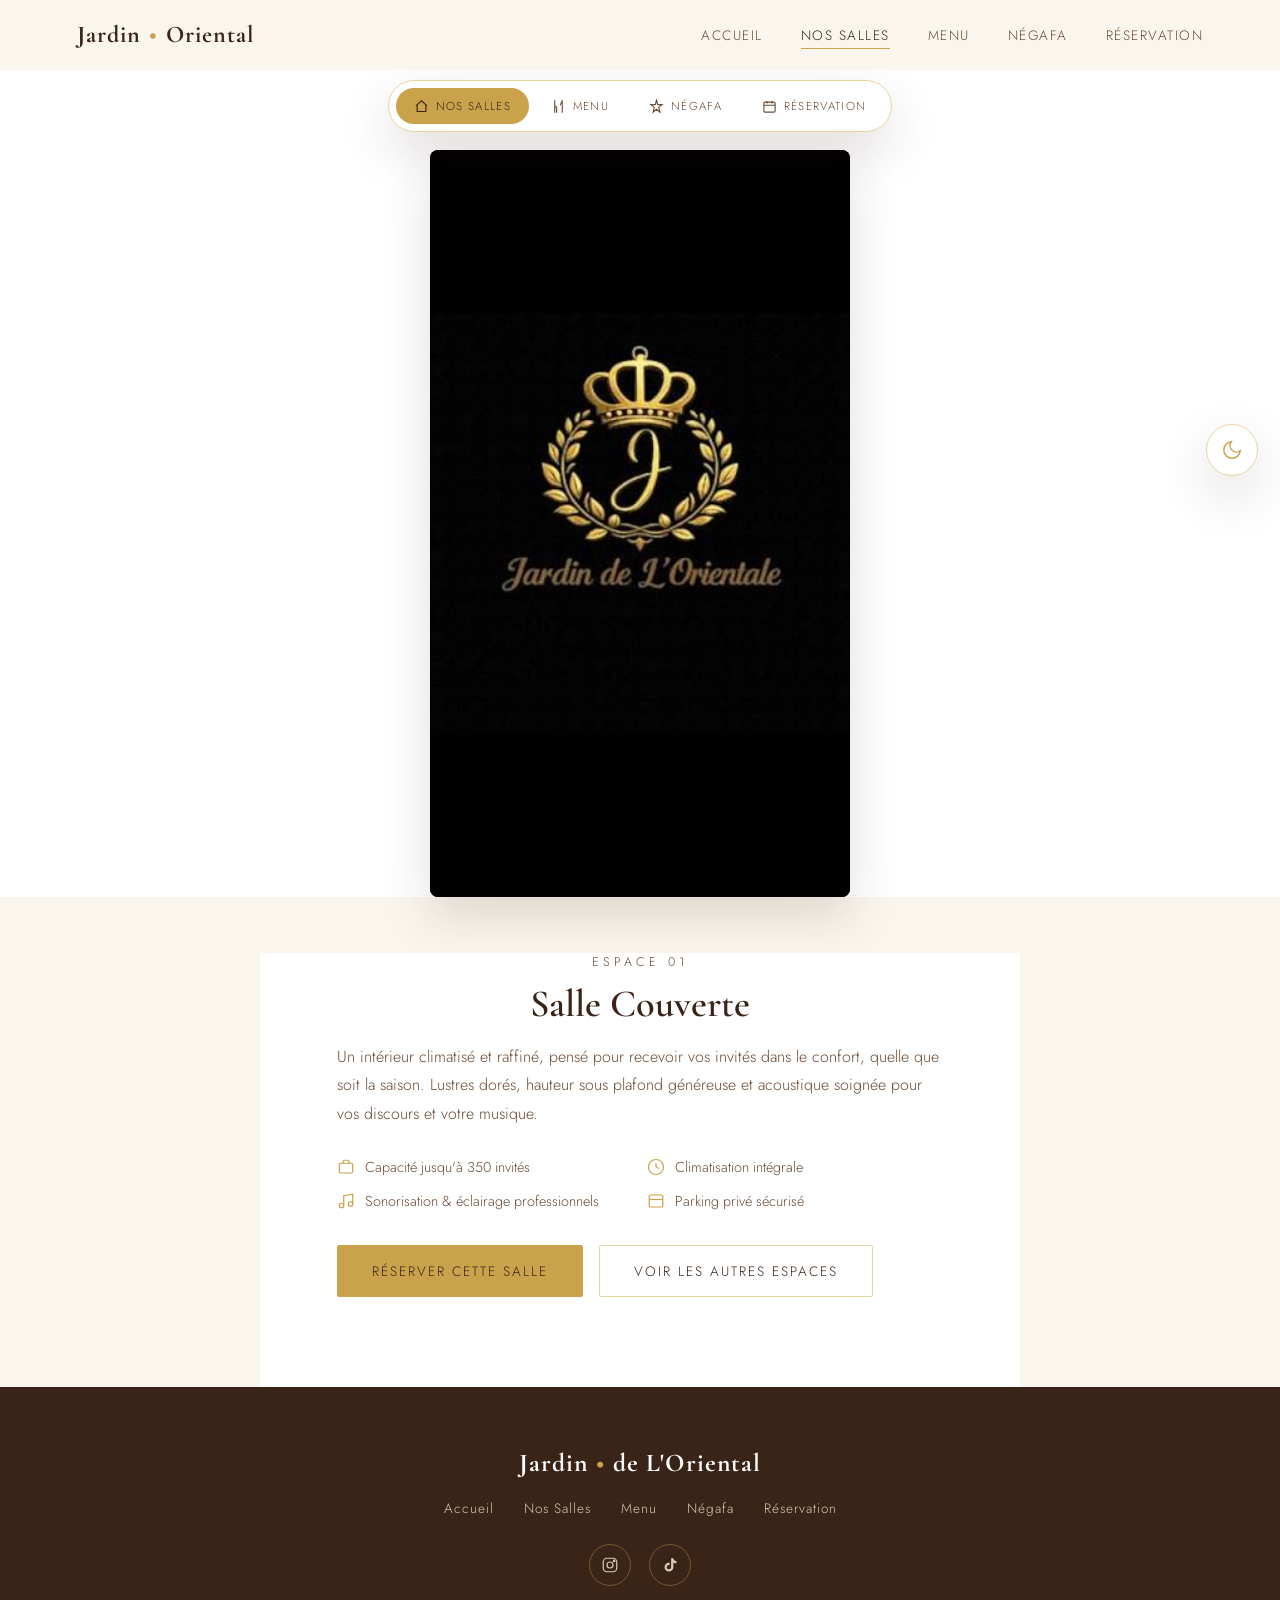
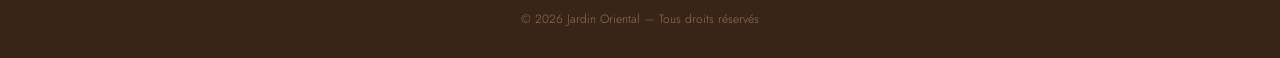
<file: salle-couverte.html>
<!DOCTYPE html>
<html lang="fr">
<head>
<meta charset="UTF-8">
<meta name="viewport" content="width=device-width, initial-scale=1.0">
<title>Salle Couverte — Jardin Oriental</title>
<link rel="preconnect" href="https://fonts.googleapis.com">
<link href="https://fonts.googleapis.com/css2?family=Cormorant+Garamond:ital,wght@0,500;0,600;0,700;1,500&family=Jost:wght@300;400;500;600&display=swap" rel="stylesheet">
<link rel="stylesheet" href="style.css">
</head>
<body>

<header class="site-header" id="siteHeader">
  <a href="index.html" class="logo">Jardin <span class="dot">•</span> Oriental</a>
  <nav class="main-nav" id="mainNav">
    <ul>
      <li><a href="index.html">Accueil</a></li>
      <li><a href="index.html#salles" class="active">Nos Salles</a></li>
      <li><a href="menu.html">Menu</a></li>
      <li><a href="negafa.html">Négafa</a></li>
      <li><a href="reservation.html">Réservation</a></li>
    </ul>
  </nav>
  <div class="burger" id="burger"><span></span><span></span><span></span></div>
</header>

<div class="theme-toggle" id="themeToggle" title="Changer de thème">
  <svg class="icon-moon" viewBox="0 0 24 24" fill="none" stroke="currentColor" stroke-width="1.6"><path d="M21 12.79A9 9 0 1 1 11.21 3 7 7 0 0 0 21 12.79z"/></svg>
  <svg class="icon-sun" viewBox="0 0 24 24" fill="none" stroke="currentColor" stroke-width="1.6"><circle cx="12" cy="12" r="4"/><path d="M12 2v2M12 20v2M4.93 4.93l1.41 1.41M17.66 17.66l1.41 1.41M2 12h2M20 12h2M4.93 19.07l1.41-1.41M17.66 6.34l1.41-1.41"/></svg>
</div>

<div class="quick-nav" id="quickNav">
  <div class="quick-nav-inner">
    <a href="index.html#salles" class="active">
      <svg viewBox="0 0 24 24" fill="none" stroke="currentColor" stroke-width="1.8"><path d="M3 11l9-8 9 8"/><path d="M5 10v10h14V10"/></svg>
      <span class="qn-label">Nos Salles</span>
    </a>
    <a href="menu.html" >
      <svg viewBox="0 0 24 24" fill="none" stroke="currentColor" stroke-width="1.8"><path d="M6 2v8a3 3 0 0 0 3 3v9M6 2v20M18 2v20M18 2c0 4-3 4-3 8"/></svg>
      <span class="qn-label">Menu</span>
    </a>
    <a href="negafa.html" >
      <svg viewBox="0 0 24 24" fill="none" stroke="currentColor" stroke-width="1.8"><path d="M12 2 L14 9 L21 9 L15.5 13.5 L17.5 21 L12 16.5 L6.5 21 L8.5 13.5 L3 9 L10 9 Z"/></svg>
      <span class="qn-label">Négafa</span>
    </a>
    <a href="reservation.html" >
      <svg viewBox="0 0 24 24" fill="none" stroke="currentColor" stroke-width="1.8"><rect x="3" y="5" width="18" height="16" rx="2"/><path d="M16 3v4M8 3v4M3 10h18"/></svg>
      <span class="qn-label">Réservation</span>
    </a>
  </div>
</div>


<div class="detail-reel-wrap">
  <div class="salle-detail-media" data-video-wrap data-src="https://res.cloudinary.com/ry1jwufq/video/upload/v1785083542/salle-couverte_mhjrpe.mp4">
    <video muted loop playsinline preload="none" poster="images/logo-poster.jpg"></video>
    <div class="media-fallback"></div>
  </div>
</div>

<div class="salle-detail-content reveal">
  <span class="eyebrow">Espace 01</span>
  <h1>Salle Couverte</h1>
  <p>Un intérieur climatisé et raffiné, pensé pour recevoir vos invités dans le confort, quelle que soit la saison. Lustres dorés, hauteur sous plafond généreuse et acoustique soignée pour vos discours et votre musique.</p>

  <div class="feature-list">
    <div class="feature-item">
      <svg width="18" height="18" viewBox="0 0 24 24" fill="none" stroke="currentColor" stroke-width="1.6"><rect x="3" y="7" width="18" height="13" rx="2"/><path d="M8 7V5a2 2 0 0 1 2-2h4a2 2 0 0 1 2 2v2"/></svg>
      <span>Capacité jusqu'à 350 invités</span>
    </div>
    <div class="feature-item">
      <svg width="18" height="18" viewBox="0 0 24 24" fill="none" stroke="currentColor" stroke-width="1.6"><path d="M12 2a10 10 0 1 0 10 10A10 10 0 0 0 12 2zm0 5v5l4 2"/></svg>
      <span>Climatisation intégrale</span>
    </div>
    <div class="feature-item">
      <svg width="18" height="18" viewBox="0 0 24 24" fill="none" stroke="currentColor" stroke-width="1.6"><path d="M9 18V5l12-2v13"/><circle cx="6" cy="18" r="3"/><circle cx="18" cy="16" r="3"/></svg>
      <span>Sonorisation &amp; éclairage professionnels</span>
    </div>
    <div class="feature-item">
      <svg width="18" height="18" viewBox="0 0 24 24" fill="none" stroke="currentColor" stroke-width="1.6"><rect x="3" y="4" width="18" height="16" rx="2"/><path d="M3 10h18"/></svg>
      <span>Parking privé sécurisé</span>
    </div>
  </div>

  <div style="display:flex;gap:16px;flex-wrap:wrap;">
    <a href="reservation.html" class="btn btn-primary">Réserver cette salle</a>
    <a href="index.html#salles" class="btn btn-outline">Voir les autres espaces</a>
  </div>
</div>

<footer class="site-footer">
  <div class="logo">Jardin <span style="color:#C9A24B">•</span>de L'Oriental</div>
  <div class="foot-links">
    <a href="index.html">Accueil</a>
    <a href="index.html#salles">Nos Salles</a>
    <a href="menu.html">Menu</a>
    <a href="negafa.html">Négafa</a>
    <a href="reservation.html">Réservation</a>
  </div>
  <div class="social-row">
    <a href="https://www.instagram.com/jardin_doriental?utm_source=ig_web_button_share_sheet&igsh=ZDNlZDc0MzIxNw==" target="_blank" rel="noopener" aria-label="Instagram">
      <svg viewBox="0 0 24 24" fill="none" stroke="currentColor" stroke-width="1.6"><rect x="3" y="3" width="18" height="18" rx="5"/><circle cx="12" cy="12" r="4"/><circle cx="17.5" cy="6.5" r="1"/></svg>
    </a>
    <a href="https://www.tiktok.com/@jardin.de.lorient?is_from_webapp=1&sender_device=pc" target="_blank" rel="noopener" aria-label="TikTok">
      <svg viewBox="0 0 24 24" fill="currentColor"><path d="M16.5 3c.4 2.2 1.9 3.7 4.2 3.9v2.9c-1.5.1-2.9-.4-4.2-1.3v6.4a5.9 5.9 0 1 1-5.9-5.9c.3 0 .6 0 .9.1v3a2.9 2.9 0 1 0 2 2.8V3h3z"/></svg>
    </a>
  </div>
  <p class="copy">© 2026 Jardin Oriental — Tous droits réservés</p>
</footer>

<script src="script.js"></script>
</body>
</html>
</file>
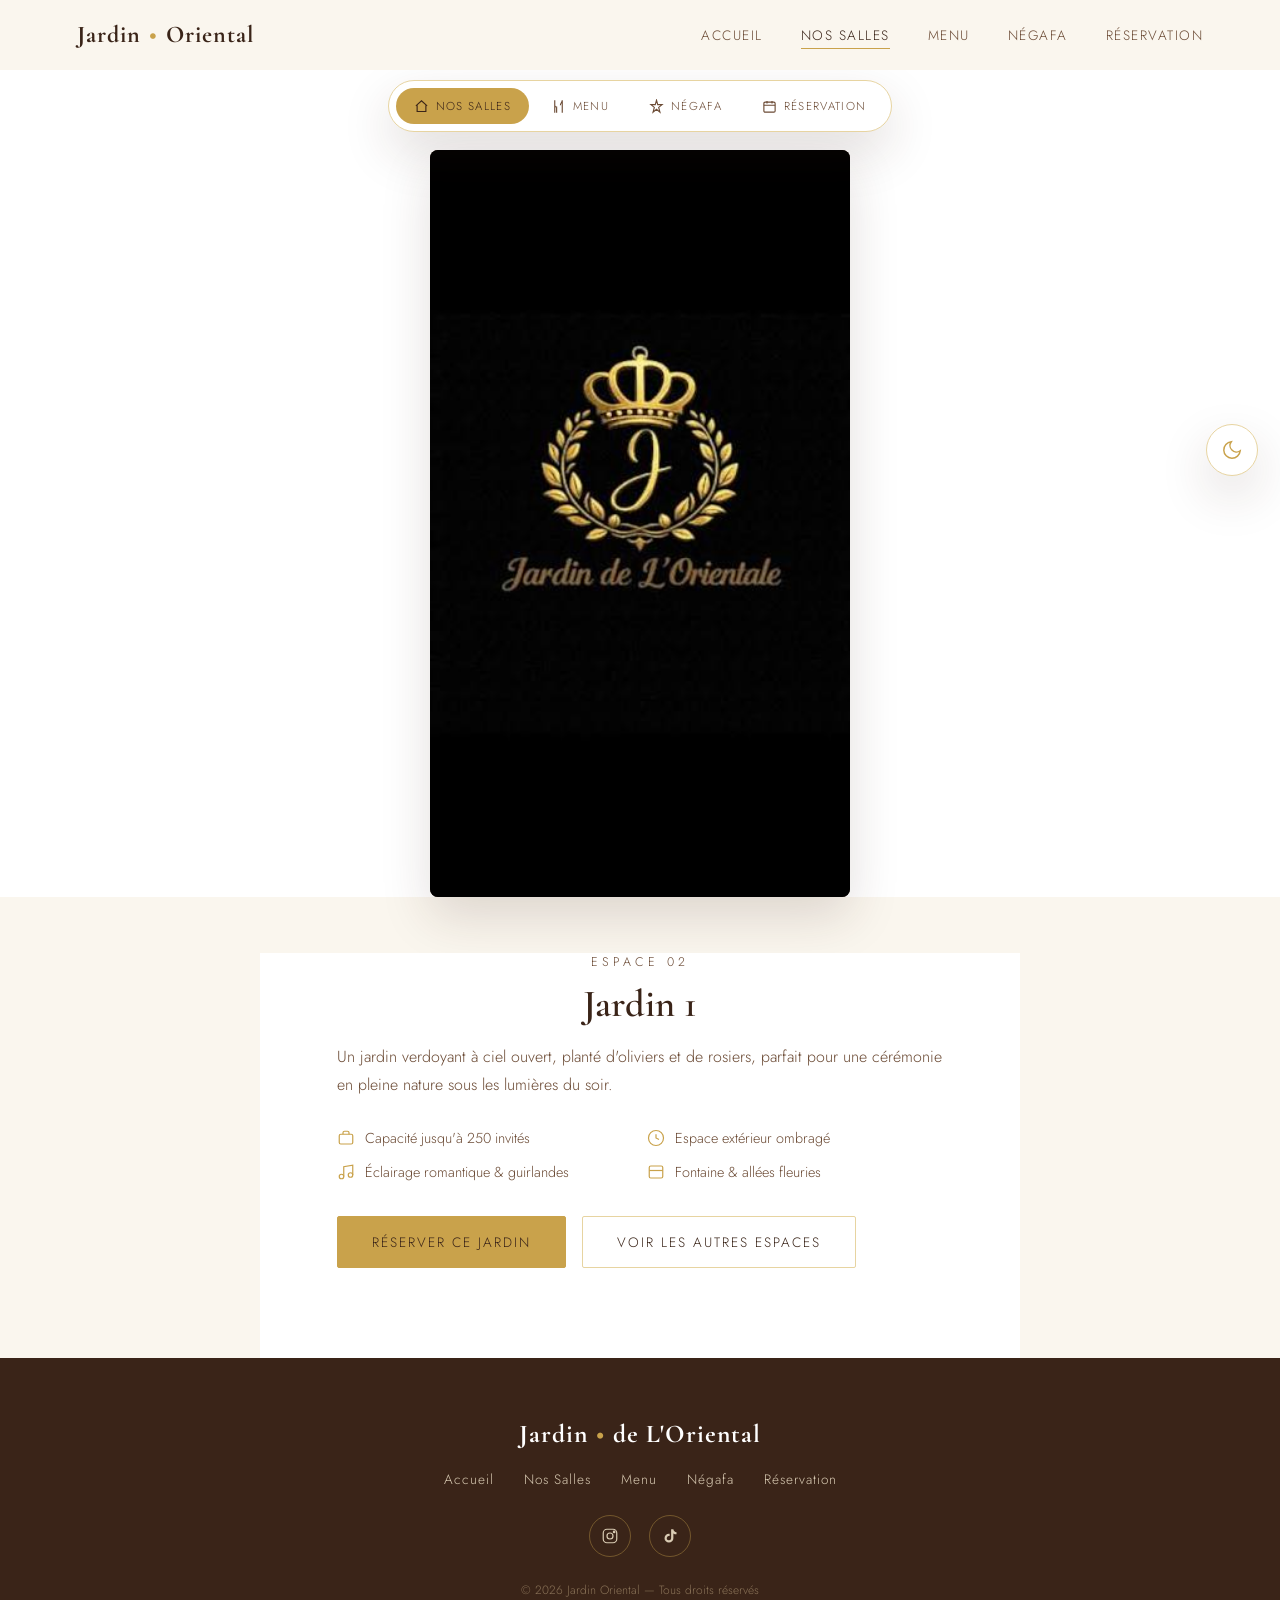
<file: salle-jardin-1.html>
<!DOCTYPE html>
<html lang="fr">
<head>
<meta charset="UTF-8">
<meta name="viewport" content="width=device-width, initial-scale=1.0">
<title>Jardin 1 — Jardin Oriental</title>
<link rel="preconnect" href="https://fonts.googleapis.com">
<link href="https://fonts.googleapis.com/css2?family=Cormorant+Garamond:ital,wght@0,500;0,600;0,700;1,500&family=Jost:wght@300;400;500;600&display=swap" rel="stylesheet">
<link rel="stylesheet" href="style.css">
</head>
<body>

<header class="site-header" id="siteHeader">
  <a href="index.html" class="logo">Jardin <span class="dot">•</span> Oriental</a>
  <nav class="main-nav" id="mainNav">
    <ul>
      <li><a href="index.html">Accueil</a></li>
      <li><a href="index.html#salles" class="active">Nos Salles</a></li>
      <li><a href="menu.html">Menu</a></li>
      <li><a href="negafa.html">Négafa</a></li>
      <li><a href="reservation.html">Réservation</a></li>
    </ul>
  </nav>
  <div class="burger" id="burger"><span></span><span></span><span></span></div>
</header>

<div class="theme-toggle" id="themeToggle" title="Changer de thème">
  <svg class="icon-moon" viewBox="0 0 24 24" fill="none" stroke="currentColor" stroke-width="1.6"><path d="M21 12.79A9 9 0 1 1 11.21 3 7 7 0 0 0 21 12.79z"/></svg>
  <svg class="icon-sun" viewBox="0 0 24 24" fill="none" stroke="currentColor" stroke-width="1.6"><circle cx="12" cy="12" r="4"/><path d="M12 2v2M12 20v2M4.93 4.93l1.41 1.41M17.66 17.66l1.41 1.41M2 12h2M20 12h2M4.93 19.07l1.41-1.41M17.66 6.34l1.41-1.41"/></svg>
</div>

<div class="quick-nav" id="quickNav">
  <div class="quick-nav-inner">
    <a href="index.html#salles" class="active">
      <svg viewBox="0 0 24 24" fill="none" stroke="currentColor" stroke-width="1.8"><path d="M3 11l9-8 9 8"/><path d="M5 10v10h14V10"/></svg>
      <span class="qn-label">Nos Salles</span>
    </a>
    <a href="menu.html" >
      <svg viewBox="0 0 24 24" fill="none" stroke="currentColor" stroke-width="1.8"><path d="M6 2v8a3 3 0 0 0 3 3v9M6 2v20M18 2v20M18 2c0 4-3 4-3 8"/></svg>
      <span class="qn-label">Menu</span>
    </a>
    <a href="negafa.html" >
      <svg viewBox="0 0 24 24" fill="none" stroke="currentColor" stroke-width="1.8"><path d="M12 2 L14 9 L21 9 L15.5 13.5 L17.5 21 L12 16.5 L6.5 21 L8.5 13.5 L3 9 L10 9 Z"/></svg>
      <span class="qn-label">Négafa</span>
    </a>
    <a href="reservation.html" >
      <svg viewBox="0 0 24 24" fill="none" stroke="currentColor" stroke-width="1.8"><rect x="3" y="5" width="18" height="16" rx="2"/><path d="M16 3v4M8 3v4M3 10h18"/></svg>
      <span class="qn-label">Réservation</span>
    </a>
  </div>
</div>


<div class="detail-reel-wrap">
  <div class="salle-detail-media" data-video-wrap data-src="https://res.cloudinary.com/ry1jwufq/video/upload/v1785084397/jardin-1_vxllfp.mp4">
    <video muted loop playsinline preload="none" poster="images/logo-poster.jpg"></video>
    <div class="media-fallback"></div>
  </div>
</div>

<div class="salle-detail-content reveal">
  <span class="eyebrow">Espace 02</span>
  <h1>Jardin 1</h1>
  <p>Un jardin verdoyant à ciel ouvert, planté d'oliviers et de rosiers, parfait pour une cérémonie en pleine nature sous les lumières du soir.</p>

  <div class="feature-list">
    <div class="feature-item">
      <svg width="18" height="18" viewBox="0 0 24 24" fill="none" stroke="currentColor" stroke-width="1.6"><rect x="3" y="7" width="18" height="13" rx="2"/><path d="M8 7V5a2 2 0 0 1 2-2h4a2 2 0 0 1 2 2v2"/></svg>
      <span>Capacité jusqu'à 250 invités</span>
    </div>
    <div class="feature-item">
      <svg width="18" height="18" viewBox="0 0 24 24" fill="none" stroke="currentColor" stroke-width="1.6"><path d="M12 2a10 10 0 1 0 10 10A10 10 0 0 0 12 2zm0 5v5l4 2"/></svg>
      <span>Espace extérieur ombragé</span>
    </div>
    <div class="feature-item">
      <svg width="18" height="18" viewBox="0 0 24 24" fill="none" stroke="currentColor" stroke-width="1.6"><path d="M9 18V5l12-2v13"/><circle cx="6" cy="18" r="3"/><circle cx="18" cy="16" r="3"/></svg>
      <span>Éclairage romantique &amp; guirlandes</span>
    </div>
    <div class="feature-item">
      <svg width="18" height="18" viewBox="0 0 24 24" fill="none" stroke="currentColor" stroke-width="1.6"><rect x="3" y="4" width="18" height="16" rx="2"/><path d="M3 10h18"/></svg>
      <span>Fontaine &amp; allées fleuries</span>
    </div>
  </div>

  <div style="display:flex;gap:16px;flex-wrap:wrap;">
    <a href="reservation.html" class="btn btn-primary">Réserver ce jardin</a>
    <a href="index.html#salles" class="btn btn-outline">Voir les autres espaces</a>
  </div>
</div>

<footer class="site-footer">
  <div class="logo">Jardin <span style="color:#C9A24B">•</span>de L'Oriental</div>
  <div class="foot-links">
    <a href="index.html">Accueil</a>
    <a href="index.html#salles">Nos Salles</a>
    <a href="menu.html">Menu</a>
    <a href="negafa.html">Négafa</a>
    <a href="reservation.html">Réservation</a>
  </div>
  <div class="social-row">
    <a href="https://www.instagram.com/jardin_doriental?utm_source=ig_web_button_share_sheet&igsh=ZDNlZDc0MzIxNw==" target="_blank" rel="noopener" aria-label="Instagram">
      <svg viewBox="0 0 24 24" fill="none" stroke="currentColor" stroke-width="1.6"><rect x="3" y="3" width="18" height="18" rx="5"/><circle cx="12" cy="12" r="4"/><circle cx="17.5" cy="6.5" r="1"/></svg>
    </a>
    <a href="https://www.tiktok.com/@jardin.de.lorient?is_from_webapp=1&sender_device=pc" target="_blank" rel="noopener" aria-label="TikTok">
      <svg viewBox="0 0 24 24" fill="currentColor"><path d="M16.5 3c.4 2.2 1.9 3.7 4.2 3.9v2.9c-1.5.1-2.9-.4-4.2-1.3v6.4a5.9 5.9 0 1 1-5.9-5.9c.3 0 .6 0 .9.1v3a2.9 2.9 0 1 0 2 2.8V3h3z"/></svg>
    </a>
  </div>
  <p class="copy">© 2026 Jardin Oriental — Tous droits réservés</p>
</footer>

<script src="script.js"></script>
</body>
</html>
</file>
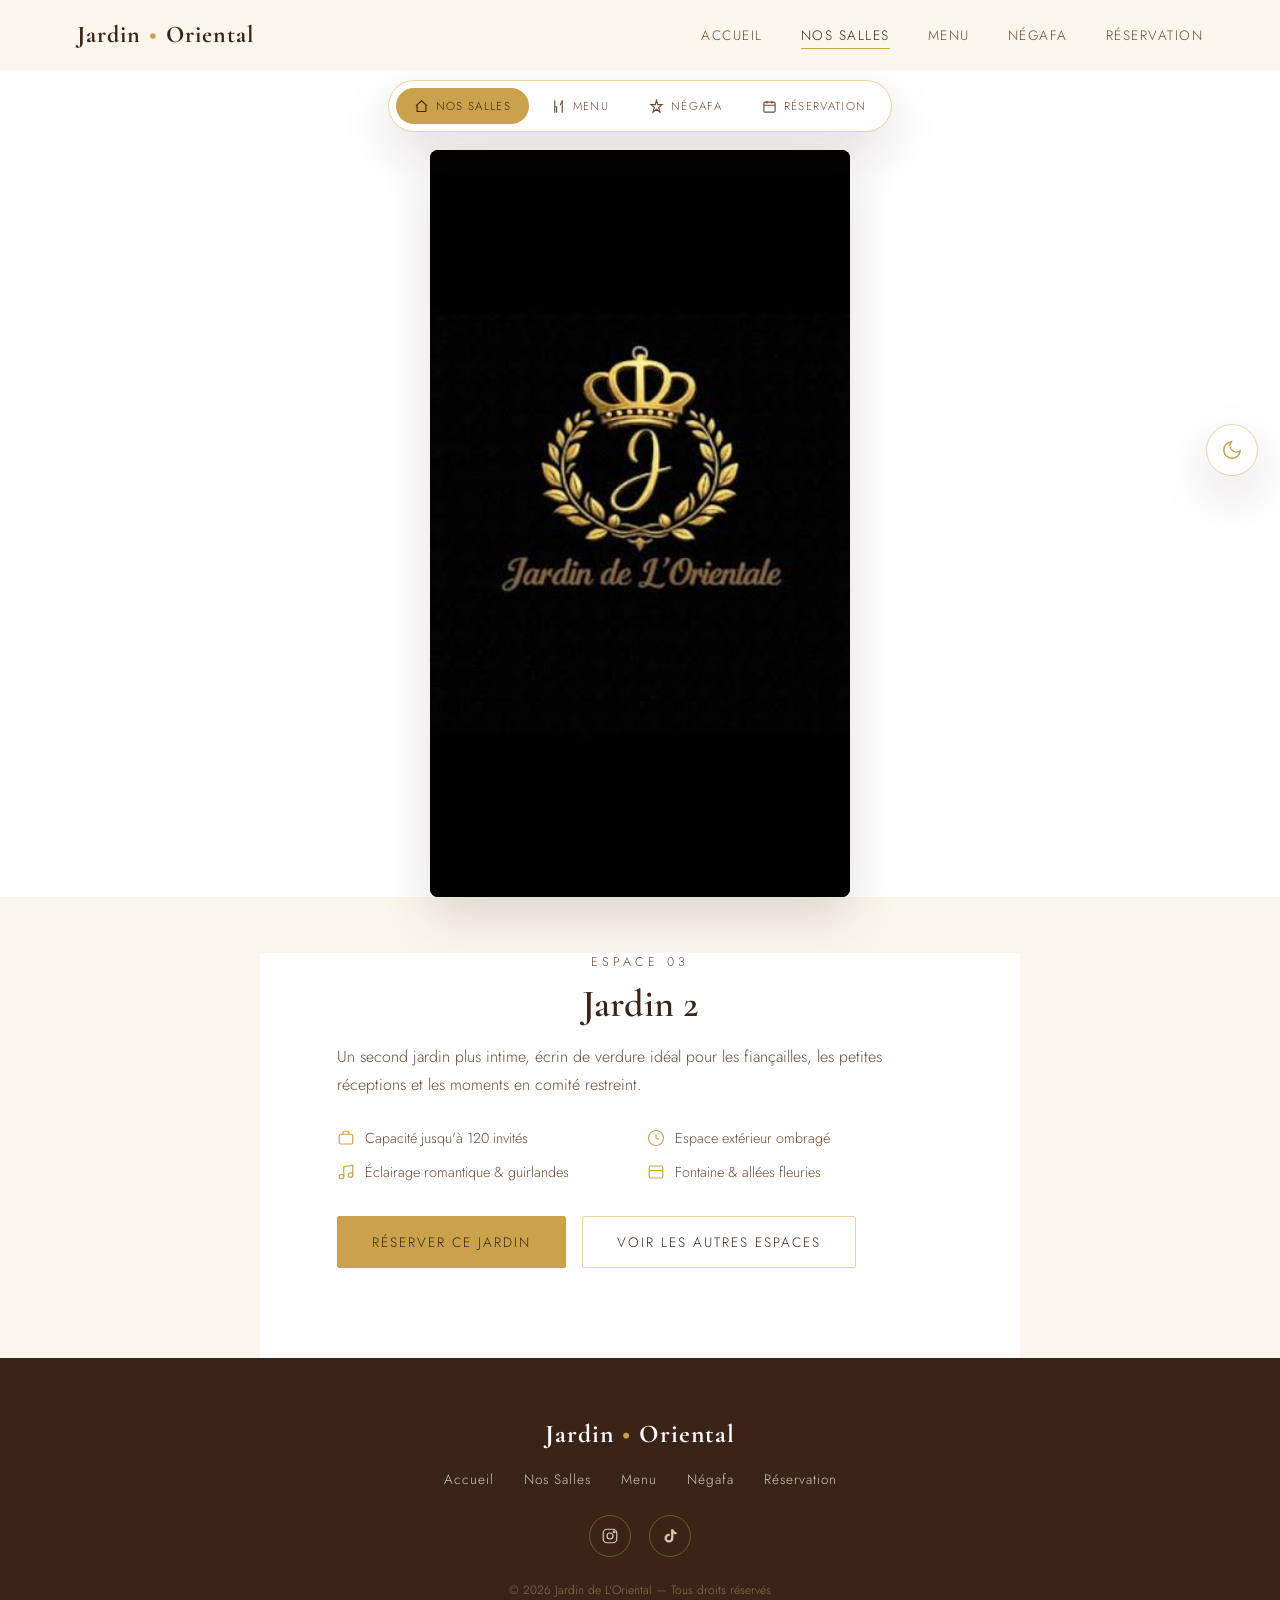
<file: salle-jardin-2.html>
<!DOCTYPE html>
<html lang="fr">
<head>
<meta charset="UTF-8">
<meta name="viewport" content="width=device-width, initial-scale=1.0">
<title>Jardin 2 — Jardin Oriental</title>
<link rel="preconnect" href="https://fonts.googleapis.com">
<link href="https://fonts.googleapis.com/css2?family=Cormorant+Garamond:ital,wght@0,500;0,600;0,700;1,500&family=Jost:wght@300;400;500;600&display=swap" rel="stylesheet">
<link rel="stylesheet" href="style.css">
</head>
<body>

<header class="site-header" id="siteHeader">
  <a href="index.html" class="logo">Jardin <span class="dot">•</span> Oriental</a>
  <nav class="main-nav" id="mainNav">
    <ul>
      <li><a href="index.html">Accueil</a></li>
      <li><a href="index.html#salles" class="active">Nos Salles</a></li>
      <li><a href="menu.html">Menu</a></li>
      <li><a href="negafa.html">Négafa</a></li>
      <li><a href="reservation.html">Réservation</a></li>
    </ul>
  </nav>
  <div class="burger" id="burger"><span></span><span></span><span></span></div>
</header>

<div class="theme-toggle" id="themeToggle" title="Changer de thème">
  <svg class="icon-moon" viewBox="0 0 24 24" fill="none" stroke="currentColor" stroke-width="1.6"><path d="M21 12.79A9 9 0 1 1 11.21 3 7 7 0 0 0 21 12.79z"/></svg>
  <svg class="icon-sun" viewBox="0 0 24 24" fill="none" stroke="currentColor" stroke-width="1.6"><circle cx="12" cy="12" r="4"/><path d="M12 2v2M12 20v2M4.93 4.93l1.41 1.41M17.66 17.66l1.41 1.41M2 12h2M20 12h2M4.93 19.07l1.41-1.41M17.66 6.34l1.41-1.41"/></svg>
</div>

<div class="quick-nav" id="quickNav">
  <div class="quick-nav-inner">
    <a href="index.html#salles" class="active">
      <svg viewBox="0 0 24 24" fill="none" stroke="currentColor" stroke-width="1.8"><path d="M3 11l9-8 9 8"/><path d="M5 10v10h14V10"/></svg>
      <span class="qn-label">Nos Salles</span>
    </a>
    <a href="menu.html" >
      <svg viewBox="0 0 24 24" fill="none" stroke="currentColor" stroke-width="1.8"><path d="M6 2v8a3 3 0 0 0 3 3v9M6 2v20M18 2v20M18 2c0 4-3 4-3 8"/></svg>
      <span class="qn-label">Menu</span>
    </a>
    <a href="negafa.html" >
      <svg viewBox="0 0 24 24" fill="none" stroke="currentColor" stroke-width="1.8"><path d="M12 2 L14 9 L21 9 L15.5 13.5 L17.5 21 L12 16.5 L6.5 21 L8.5 13.5 L3 9 L10 9 Z"/></svg>
      <span class="qn-label">Négafa</span>
    </a>
    <a href="reservation.html" >
      <svg viewBox="0 0 24 24" fill="none" stroke="currentColor" stroke-width="1.8"><rect x="3" y="5" width="18" height="16" rx="2"/><path d="M16 3v4M8 3v4M3 10h18"/></svg>
      <span class="qn-label">Réservation</span>
    </a>
  </div>
</div>


<div class="detail-reel-wrap">
  <div class="salle-detail-media" data-video-wrap data-src="https://res.cloudinary.com/ry1jwufq/video/upload/v1785084462/jardin-2_h4wkgc.mp4">
    <video muted loop playsinline preload="none" poster="images/logo-poster.jpg"></video>
    <div class="media-fallback"></div>
  </div>
</div>

<div class="salle-detail-content reveal">
  <span class="eyebrow">Espace 03</span>
  <h1>Jardin 2</h1>
  <p>Un second jardin plus intime, écrin de verdure idéal pour les fiançailles, les petites réceptions et les moments en comité restreint.</p>

  <div class="feature-list">
    <div class="feature-item">
      <svg width="18" height="18" viewBox="0 0 24 24" fill="none" stroke="currentColor" stroke-width="1.6"><rect x="3" y="7" width="18" height="13" rx="2"/><path d="M8 7V5a2 2 0 0 1 2-2h4a2 2 0 0 1 2 2v2"/></svg>
      <span>Capacité jusqu'à 120 invités</span>
    </div>
    <div class="feature-item">
      <svg width="18" height="18" viewBox="0 0 24 24" fill="none" stroke="currentColor" stroke-width="1.6"><path d="M12 2a10 10 0 1 0 10 10A10 10 0 0 0 12 2zm0 5v5l4 2"/></svg>
      <span>Espace extérieur ombragé</span>
    </div>
    <div class="feature-item">
      <svg width="18" height="18" viewBox="0 0 24 24" fill="none" stroke="currentColor" stroke-width="1.6"><path d="M9 18V5l12-2v13"/><circle cx="6" cy="18" r="3"/><circle cx="18" cy="16" r="3"/></svg>
      <span>Éclairage romantique &amp; guirlandes</span>
    </div>
    <div class="feature-item">
      <svg width="18" height="18" viewBox="0 0 24 24" fill="none" stroke="currentColor" stroke-width="1.6"><rect x="3" y="4" width="18" height="16" rx="2"/><path d="M3 10h18"/></svg>
      <span>Fontaine &amp; allées fleuries</span>
    </div>
  </div>

  <div style="display:flex;gap:16px;flex-wrap:wrap;">
    <a href="reservation.html" class="btn btn-primary">Réserver ce jardin</a>
    <a href="index.html#salles" class="btn btn-outline">Voir les autres espaces</a>
  </div>
</div>

<footer class="site-footer">
  <div class="logo">Jardin <span style="color:#C9A24B">•</span> Oriental</div>
  <div class="foot-links">
    <a href="index.html">Accueil</a>
    <a href="index.html#salles">Nos Salles</a>
    <a href="menu.html">Menu</a>
    <a href="negafa.html">Négafa</a>
    <a href="reservation.html">Réservation</a>
  </div>
  <div class="social-row">
    <a href="https://www.instagram.com/jardin_doriental?utm_source=ig_web_button_share_sheet&igsh=ZDNlZDc0MzIxNw==" target="_blank" rel="noopener" aria-label="Instagram">
      <svg viewBox="0 0 24 24" fill="none" stroke="currentColor" stroke-width="1.6"><rect x="3" y="3" width="18" height="18" rx="5"/><circle cx="12" cy="12" r="4"/><circle cx="17.5" cy="6.5" r="1"/></svg>
    </a>
    <a href="https://www.tiktok.com/@jardin.de.lorient?is_from_webapp=1&sender_device=pc" target="_blank" rel="noopener" aria-label="TikTok">
      <svg viewBox="0 0 24 24" fill="currentColor"><path d="M16.5 3c.4 2.2 1.9 3.7 4.2 3.9v2.9c-1.5.1-2.9-.4-4.2-1.3v6.4a5.9 5.9 0 1 1-5.9-5.9c.3 0 .6 0 .9.1v3a2.9 2.9 0 1 0 2 2.8V3h3z"/></svg>
    </a>
  </div>
  <p class="copy">© 2026 Jardin de L'Oriental — Tous droits réservés</p>
</footer>

<script src="script.js"></script>
</body>
</html>
</file>
<file: style.css>
/* =====================================================
   JARDIN ORIENTAL — style.css
   ===================================================== */

:root{
  --gold:#C9A24B;
  --gold-light:#E7D4A1;
  --white:#FFFFFF;

  /* Thème clair (par défaut) */
  --bg:#FAF6EE;
  --bg-alt:#FFFFFF;
  --bg-deep:#3A2418;
  --text:#3A2418;
  --text-muted:#6B4A34;
  --card-bg:#FFFFFF;
  --border:#E7D4A1;
  --shadow: 0 20px 50px rgba(58,36,24,0.15);
}

[data-theme="dark"]{
  --bg:#1C1108;
  --bg-alt:#241609;
  --bg-deep:#120B05;
  --text:#F1E9D8;
  --text-muted:#C9B79A;
  --card-bg:#2A190D;
  --border:rgba(201,162,75,.28);
  --shadow: 0 20px 50px rgba(0,0,0,0.45);
}

*{margin:0;padding:0;box-sizing:border-box;}
html{scroll-behavior:smooth;}
body{
  font-family:'Jost',sans-serif;
  background:var(--bg);
  color:var(--text);
  overflow-x:hidden;
  font-weight:300;
  transition:background .4s ease, color .4s ease;
}
h1,h2,h3,.display{font-family:'Cormorant Garamond',serif;font-weight:600;color:var(--text);}
a{text-decoration:none;color:inherit;}
ul{list-style:none;}
img{display:block;max-width:100%;}

/* ---------- Ornement arabesque ---------- */
.arabesque-divider{display:flex;align-items:center;justify-content:center;gap:18px;margin:8px 0 0;}
.arabesque-divider .line{flex:1;max-width:120px;height:1px;background:linear-gradient(90deg,transparent,var(--gold),transparent);}
.arabesque-divider svg{width:34px;height:34px;flex-shrink:0;}

/* ---------- Entrée : portes royales ---------- */
#doorIntro{
  position:fixed;inset:0;z-index:999;
  background:#1C0F07;
  display:flex;align-items:center;justify-content:center;
  overflow:hidden;
  transition:opacity 1s ease;
}
#doorIntro.fade-out{opacity:0;pointer-events:none;}
.di-logo{position:relative;z-index:5;text-align:center;padding:0 20px;animation:diLogoIn 1.5s ease forwards;}
.di-logo .eyebrow{color:var(--gold-light);letter-spacing:5px;}
.di-logo h1{font-size:clamp(1.8rem,5vw,3rem);color:var(--white);margin-top:12px;}
.di-logo h1 em{font-style:italic;color:var(--gold);}
@keyframes diLogoIn{0%{opacity:0;letter-spacing:.4em;}100%{opacity:1;letter-spacing:normal;}}
.di-logo.di-hide{animation:diLogoOut .7s ease forwards;}
@keyframes diLogoOut{to{opacity:0;transform:translateY(-14px) scale(.96);}}

/* Couronne royale au sommet des portes */
.di-crown{
  position:absolute;top:6%;left:50%;
  width:min(110px,14vw);z-index:4;
  transform:translate(-50%,-14px);
  opacity:0;filter:drop-shadow(0 0 14px rgba(231,212,161,.75));
  animation:diCrownIn 1.4s ease .3s forwards;
}
.di-crown svg{width:100%;display:block;}
@keyframes diCrownIn{
  0%{opacity:0;transform:translate(-50%,-40px) scale(.7);}
  70%{opacity:1;}
  100%{opacity:1;transform:translate(-50%,0) scale(1);}
}

/* Lanternes classiques de part et d'autre */
.di-lantern{
  position:absolute;top:50%;z-index:4;
  width:clamp(26px,3.4vw,40px);
  transform:translateY(-50%);
  opacity:0;animation:diLanternIn 1.2s ease .6s forwards;
}
.di-lantern-left{left:4%;}
.di-lantern-right{right:4%;}
.di-lantern svg{width:100%;display:block;position:relative;z-index:2;}
.di-lantern-glow{
  position:absolute;left:50%;top:38%;width:70px;height:70px;
  transform:translate(-50%,-50%);border-radius:50%;
  background:radial-gradient(circle, rgba(244,201,120,.65), transparent 70%);
  animation:diFlicker 2.6s ease-in-out infinite;
  z-index:1;
}
@keyframes diLanternIn{to{opacity:1;}}
@keyframes diFlicker{
  0%,100%{opacity:.65;transform:translate(-50%,-50%) scale(1);}
  45%{opacity:.9;transform:translate(-50%,-50%) scale(1.08);}
  60%{opacity:.55;transform:translate(-50%,-50%) scale(.96);}
}

/* Brume légère au sol */
.di-fog{
  position:absolute;left:-10%;right:-10%;bottom:0;height:22%;z-index:3;
  background:linear-gradient(to top, rgba(230,220,200,.35), transparent);
  filter:blur(6px);
  animation:diFogDrift 14s ease-in-out infinite alternate;
  pointer-events:none;
}
@keyframes diFogDrift{
  0%{transform:translateX(-3%) scaleX(1);opacity:.55;}
  100%{transform:translateX(3%) scaleX(1.05);opacity:.8;}
}

.di-burst{
  position:absolute;inset:0;z-index:1;
  background:radial-gradient(circle at center, rgba(244,220,160,.95), rgba(201,162,75,.28) 35%, transparent 65%);
  opacity:0;transition:opacity 1.2s ease;
}
.di-burst.di-show{opacity:1;}

.di-particles{position:absolute;inset:0;z-index:2;pointer-events:none;}
.di-particle{
  position:absolute;bottom:-10px;width:3px;height:3px;border-radius:50%;
  background:var(--gold-light);box-shadow:0 0 6px 1px rgba(231,212,161,.8);
  animation:diRise linear infinite;opacity:0;
}
@keyframes diRise{
  0%{opacity:0;transform:translateY(0) translateX(0);}
  10%{opacity:.9;}
  90%{opacity:.6;}
  100%{opacity:0;transform:translateY(-100vh) translateX(12px);}
}

.di-doors{position:absolute;inset:0;z-index:2;display:flex;perspective:1800px;}
.di-door{
  width:50%;height:100%;position:relative;overflow:hidden;
  background:
    repeating-linear-gradient(90deg, rgba(0,0,0,.18) 0 2px, transparent 2px 26px),
    repeating-linear-gradient(0deg, rgba(0,0,0,.12) 0 2px, transparent 2px 90px),
    radial-gradient(ellipse at 30% 20%, rgba(201,162,75,.15), transparent 55%),
    linear-gradient(160deg,#4A2E1F 0%,#2A1A10 55%,#160D06 100%);
  transform-origin:left center;
  transition:transform 1s cubic-bezier(.65,0,.35,1);
  box-shadow:inset 0 0 90px rgba(0,0,0,.65);
}
.di-door.di-right{transform-origin:right center;}

/* Sculptures en bois : motifs d'arche sculptée */
.di-carving{position:absolute;inset:0;opacity:.5;pointer-events:none;}
.di-carving::before,.di-carving::after{
  content:'';position:absolute;left:50%;top:8%;width:66%;height:84%;
  transform:translateX(-50%);
  border:1.5px solid rgba(201,162,75,.4);
  border-radius:50% 50% 8% 8%/38% 38% 8% 8%;
}
.di-carving::after{inset:0;top:16%;width:48%;height:70%;border-color:rgba(201,162,75,.28);}

.di-panel{position:absolute;inset:32px;border:2px solid var(--gold);opacity:.65;border-radius:2px;}
.di-panel::before{content:'';position:absolute;inset:15px;border:1px solid var(--gold);opacity:.75;}
.di-panel::after{
  content:'';position:absolute;inset:-6px;border:1px solid rgba(201,162,75,.35);border-radius:4px;
}
.di-knob{
  position:absolute;top:50%;width:13px;height:13px;border-radius:50%;
  background:radial-gradient(circle,var(--gold-light),var(--gold));
  box-shadow:0 0 16px 3px rgba(201,162,75,.55);
}
.di-door.di-left .di-knob{right:-6px;transform:translateY(-50%);}
.di-door.di-right .di-knob{left:-6px;transform:translateY(-50%);}
.di-doors.di-open .di-door.di-left{transform:rotateY(-108deg);}
.di-doors.di-open .di-door.di-right{transform:rotateY(108deg);}

/* Lueur dorée qui filtre entre les portes juste avant l'ouverture */
.di-doors::before{
  content:'';position:absolute;top:0;bottom:0;left:50%;width:0;
  transform:translateX(-50%);
  background:linear-gradient(90deg, transparent, rgba(244,220,160,.95), transparent);
  filter:blur(6px);opacity:0;z-index:3;
  transition:width .5s ease, opacity .5s ease;
}
.di-doors.di-open::before{width:120px;opacity:1;transition:width 1s ease, opacity .3s ease;}

/* Zoom caméra : on avance à travers la porte avant le fondu final */
#doorIntro.di-zoom{animation:diCameraZoom .9s ease forwards;}
@keyframes diCameraZoom{
  0%{transform:scale(1);}
  100%{transform:scale(1.6);opacity:0;}
}

.di-skip{
  position:absolute;bottom:30px;right:30px;z-index:5;
  font-size:.65rem;letter-spacing:3px;text-transform:uppercase;
  color:#D9CBB3;border-bottom:1px solid rgba(201,162,75,.4);padding-bottom:3px;
  opacity:.75;background:none;border-top:none;border-left:none;border-right:none;cursor:pointer;
}
.di-skip:hover{color:var(--gold-light);}

/* ---------- Hero vidéo plein écran (accueil) ---------- */
.hero-video{
  position:relative;height:100vh;min-height:560px;max-height:900px;
  display:flex;align-items:center;justify-content:center;overflow:hidden;
  background:var(--bg-deep);
}
.hero-bg-video{
  position:absolute;inset:0;width:100%;height:100%;object-fit:cover;
  opacity:.5;
}
.hero-fallback{
  opacity:.6;
}
.hero-video.video-failed .hero-bg-video{display:none;}
.hero-video.video-failed .hero-fallback{display:block;}
.hero-overlay{
  position:absolute;inset:0;
  background:linear-gradient(180deg,rgba(18,11,5,.35) 0%,rgba(18,11,5,.55) 55%,rgba(18,11,5,.85) 100%);
}
.hero-content{
  position:relative;z-index:2;text-align:center;color:#fff;padding:0 6%;max-width:640px;
}
.hero-content .eyebrow{color:var(--gold-light);}
.hero-content h1{color:#fff;font-size:clamp(2.4rem,5.5vw,3.8rem);margin:14px 0;}
.hero-content p{color:#E9DFCB;font-weight:300;line-height:1.7;margin-bottom:34px;}

/* ---------- Header ---------- */
header.site-header{
  position:fixed;top:0;left:0;right:0;z-index:100;
  display:flex;align-items:center;justify-content:space-between;
  padding:20px 6%;
  background:var(--bg);
  border-bottom:1px solid transparent;
  transition:.4s ease;
}
header.site-header.scrolled{
  border-bottom-color:var(--border);
  box-shadow:0 4px 24px rgba(0,0,0,0.06);
  padding:13px 6%;
}
.logo{
  font-family:'Cormorant Garamond',serif;font-size:1.5rem;font-weight:700;letter-spacing:1px;
  color:var(--text);display:flex;align-items:center;gap:8px;
}
.logo .dot{color:var(--gold);}

nav.main-nav ul{display:flex;gap:38px;}
nav.main-nav a{
  color:var(--text-muted);font-size:.85rem;letter-spacing:1.5px;text-transform:uppercase;
  position:relative;padding-bottom:4px;transition:.3s;
}
nav.main-nav a.active,nav.main-nav a:hover{color:var(--text);}
nav.main-nav a::after{content:'';position:absolute;bottom:0;left:0;width:0;height:1px;background:var(--gold);transition:.35s;}
nav.main-nav a.active::after,nav.main-nav a:hover::after{width:100%;}

.burger{display:none;flex-direction:column;gap:5px;cursor:pointer;z-index:200;}
.burger span{width:26px;height:2px;background:var(--text);transition:.3s;}

/* ---------- Barre rapide (Salles / Menu / Négafa / Réservation) ---------- */
.quick-nav{
  position:fixed;left:0;right:0;top:80px;z-index:90;
  display:flex;justify-content:center;pointer-events:none;
  transition:top .35s ease;
}
.quick-nav-inner{
  pointer-events:auto;
  display:flex;align-items:center;gap:4px;
  margin-top:10px;padding:7px;border-radius:40px;max-width:94vw;
  background:var(--card-bg);border:1px solid var(--border);box-shadow:var(--shadow);
}
.quick-nav-inner a{
  display:flex;align-items:center;gap:7px;white-space:nowrap;
  padding:10px 18px;border-radius:30px;
  font-family:'Jost',sans-serif;font-size:.72rem;letter-spacing:1.3px;text-transform:uppercase;
  color:var(--text-muted);transition:.3s ease;
}
.quick-nav-inner a svg{width:15px;height:15px;flex-shrink:0;}
.quick-nav-inner a:hover{color:var(--text);}
.quick-nav-inner a.active{background:var(--gold);color:var(--bg-deep);}
@media (max-width:640px){
  .quick-nav-inner{gap:2px;padding:6px;overflow-x:auto;-webkit-overflow-scrolling:touch;scrollbar-width:none;}
  .quick-nav-inner::-webkit-scrollbar{display:none;}
  .quick-nav-inner a{padding:9px 13px;font-size:.66rem;letter-spacing:1px;}
}
@media (max-width:400px){
  .quick-nav-inner a .qn-label{display:none;}
  .quick-nav-inner a{padding:11px;}
}

/* ---------- Bouton thème flottant ---------- */
.theme-toggle{
  position:fixed;right:22px;top:50%;transform:translateY(-50%);z-index:150;
  width:52px;height:52px;border-radius:50%;
  background:var(--card-bg);border:1px solid var(--border);
  display:flex;align-items:center;justify-content:center;
  cursor:pointer;box-shadow:var(--shadow);
  transition:.35s ease;
}
.theme-toggle:hover{transform:translateY(-50%) scale(1.08);border-color:var(--gold);}
.theme-toggle svg{width:22px;height:22px;color:var(--gold);}
.theme-toggle .icon-moon{display:block;}
.theme-toggle .icon-sun{display:none;}
[data-theme="dark"] .theme-toggle .icon-moon{display:none;}
[data-theme="dark"] .theme-toggle .icon-sun{display:block;}

/* ---------- Boutons ---------- */
.btn{
  display:inline-flex;align-items:center;gap:10px;padding:15px 34px;border-radius:2px;
  font-size:.85rem;letter-spacing:2px;text-transform:uppercase;cursor:pointer;
  border:1px solid var(--gold);transition:.4s;
}
.btn-primary{background:var(--gold);color:var(--bg-deep);}
.btn-primary:hover{background:transparent;color:var(--gold);transform:translateY(-2px);}
.btn-outline{color:var(--text);border-color:var(--border);}
.btn-outline:hover{border-color:var(--gold);color:var(--gold);transform:translateY(-2px);}

/* ---------- Page hero (bandeau simple pour pages internes) ---------- */
.page-hero{
  padding:180px 6% 90px;text-align:center;background:var(--bg-alt);
  border-bottom:1px solid var(--border);
}
.page-hero .eyebrow{letter-spacing:4px;text-transform:uppercase;font-size:.78rem;color:var(--text-muted);}
.page-hero h1{font-size:clamp(2.4rem,5vw,3.6rem);margin:14px 0;}
.page-hero p{color:var(--text-muted);max-width:560px;margin:0 auto;font-weight:300;line-height:1.7;}

/* ---------- Sections génériques ---------- */
section{padding:110px 6%;}
.section-head{text-align:center;max-width:640px;margin:0 auto 64px;}
.eyebrow{letter-spacing:4px;text-transform:uppercase;font-size:.78rem;color:var(--text-muted);display:block;margin-bottom:10px;}
.section-head h2{font-size:clamp(2.1rem,4vw,3.2rem);margin-bottom:18px;}
.section-head p{color:var(--text-muted);font-weight:300;line-height:1.7;}

.reveal{opacity:0;transform:translateY(40px);transition:opacity .9s ease, transform .9s ease;}
.reveal.in{opacity:1;transform:translateY(0);}

/* ---------- Salles empilées (format "reel" façon Instagram) ---------- */
.salles-stack{max-width:460px;margin:0 auto;display:flex;flex-direction:column;gap:64px;}
.salle-row{
  display:flex;flex-direction:column;
  background:var(--card-bg);border:1px solid var(--border);
  box-shadow:var(--shadow);overflow:hidden;border-radius:6px;
}
.salle-row .salle-media{
  position:relative;width:100%;aspect-ratio:9/16;overflow:hidden;background:var(--bg-deep);
}
.salle-row video,.salle-row .media-fallback{width:100%;height:100%;object-fit:cover;position:absolute;inset:0;transition:transform 1s ease;}
.salle-row .media-fallback{
  display:none;
  background:radial-gradient(circle at 30% 20%,rgba(201,162,75,.35),transparent 50%),linear-gradient(150deg,#2E1B10,#5A3A26);
}
.salle-row.video-failed video{display:none;}
.salle-row.video-failed .media-fallback{display:block;}
.salle-row:hover video,.salle-row:hover .media-fallback{transform:scale(1.05);}
.salle-row .play-badge{
  position:absolute;top:16px;right:16px;z-index:2;width:40px;height:40px;border-radius:50%;
  border:1px solid rgba(255,255,255,.6);display:flex;align-items:center;justify-content:center;
  color:#fff;backdrop-filter:blur(4px);background:rgba(0,0,0,.18);
}
/* Les informations sont toujours EN DESSOUS de la vidéo, jamais superposées */
.salle-row .salle-body{padding:28px 30px 34px;display:flex;flex-direction:column;}
.salle-row .num{font-family:'Cormorant Garamond',serif;color:var(--gold);letter-spacing:3px;text-transform:uppercase;font-size:.8rem;}
.salle-row h3{font-size:1.7rem;margin:8px 0 12px;}
.salle-row p{color:var(--text-muted);line-height:1.7;margin-bottom:22px;font-weight:300;font-size:.95rem;}

@media (max-width:520px){
  .salles-stack{max-width:100%;}
  .salle-row .salle-body{padding:24px 22px 28px;}
}

/* ---------- Carousel vidéo réutilisable (salles / négafa / menu) ---------- */
.vcarousel{
  max-width:460px;margin:0 auto;background:var(--card-bg);
  border:1px solid var(--border);border-radius:6px;box-shadow:var(--shadow);overflow:hidden;
}
.vcarousel-viewport{position:relative;width:100%;aspect-ratio:9/16;overflow:hidden;background:var(--bg-deep);}
.vcarousel-track{display:flex;height:100%;transition:transform .6s cubic-bezier(.65,0,.35,1);}
.vcarousel-slide{min-width:100%;height:100%;flex-shrink:0;position:relative;background:var(--bg-deep);}
.vcarousel-slide video,.vcarousel-slide .vc-fallback{position:absolute;inset:0;width:100%;height:100%;object-fit:cover;}
.vcarousel-slide .vc-fallback{
  display:none;
  background:radial-gradient(circle at 30% 20%,rgba(201,162,75,.35),transparent 50%),linear-gradient(150deg,#2E1B10,#5A3A26);
}
.vcarousel-slide.video-failed video{display:none;}
.vcarousel-slide.video-failed .vc-fallback{display:block;}

.vc-btn{
  position:absolute;top:50%;transform:translateY(-50%);z-index:3;
  width:42px;height:42px;border-radius:50%;
  background:rgba(18,11,5,.45);border:1px solid rgba(255,255,255,.55);color:#fff;
  display:flex;align-items:center;justify-content:center;backdrop-filter:blur(4px);
  transition:.3s ease;cursor:pointer;
}
.vc-btn:hover{background:var(--gold);border-color:var(--gold);color:var(--bg-deep);}
.vc-prev{left:12px;}
.vc-next{right:12px;}
.vc-btn svg{width:18px;height:18px;}

.vc-play{
  position:absolute;left:12px;bottom:12px;z-index:3;width:42px;height:42px;border-radius:50%;
  background:rgba(18,11,5,.55);border:1px solid rgba(255,255,255,.55);color:#fff;
  display:flex;align-items:center;justify-content:center;backdrop-filter:blur(4px);
  cursor:pointer;transition:.3s ease;
}
.vc-play:hover{background:var(--gold);border-color:var(--gold);color:var(--bg-deep);}
.vc-play svg{width:16px;height:16px;}
.vc-play .icon-play{display:none;}
.vc-play.paused .icon-pause{display:none;}
.vc-play.paused .icon-play{display:block;}

.vcarousel-counter{
  position:absolute;right:12px;bottom:12px;z-index:3;
  padding:6px 12px;border-radius:20px;
  background:rgba(18,11,5,.5);border:1px solid rgba(255,255,255,.3);
  color:#fff;font-size:.68rem;letter-spacing:1.5px;backdrop-filter:blur(4px);
}

.vcarousel-info{padding:26px 28px 30px;}
.vcarousel-info-item{display:none;animation:vcFade .5s ease;}
.vcarousel-info-item.active{display:block;}
@keyframes vcFade{from{opacity:0;transform:translateY(8px);}to{opacity:1;transform:translateY(0);}}
.vcarousel-info-item .num{font-family:'Cormorant Garamond',serif;color:var(--gold);letter-spacing:3px;text-transform:uppercase;font-size:.8rem;}
.vcarousel-info-item .tag{font-size:.68rem;letter-spacing:2px;text-transform:uppercase;color:var(--text-muted);opacity:.75;display:block;margin-bottom:6px;}
.vcarousel-info-item h3{font-size:1.5rem;margin:8px 0 10px;}
.vcarousel-info-item p{color:var(--text-muted);line-height:1.7;margin-bottom:18px;font-weight:300;font-size:.92rem;}
.vcarousel-info-item .price-row{display:flex;align-items:center;justify-content:space-between;margin-bottom:16px;}
.vcarousel-info-item .price{font-family:'Cormorant Garamond',serif;color:var(--gold);font-size:1.3rem;font-weight:700;}

@media (max-width:520px){
  .vcarousel{max-width:100%;}
  .vcarousel-info{padding:22px 22px 26px;}
}

/* ---------- Carousel des desserts (avec slide Instagram) ---------- */
.dessert-carousel-wrap{max-width:460px;margin:36px auto 0;}
.dessert-carousel-wrap.hide{display:none;}

.insta-slide{
  background:linear-gradient(135deg,#feda75,#fa7e1e,#d62976,#962fbf,#4f5bd5);
}
.insta-slide-link{
  position:absolute;inset:0;display:flex;flex-direction:column;align-items:center;justify-content:center;
  gap:14px;color:#fff;text-decoration:none;text-align:center;padding:24px;
}
.insta-slide-link svg{width:48px;height:48px;}
.insta-slide-link span{font-family:'Jost',sans-serif;font-size:.95rem;letter-spacing:1px;}
.insta-slide-link:hover{opacity:.9;}

.insta-link{
  display:inline-flex;align-items:center;gap:8px;margin-top:2px;
  font-size:.78rem;letter-spacing:.5px;color:var(--gold);
  font-family:'Jost',sans-serif;text-decoration:none;transition:.3s ease;
}
.insta-link svg{width:16px;height:16px;flex-shrink:0;}
.insta-link:hover{color:var(--text);}

/* ---------- Page salle individuelle (vidéo format "reel", infos toujours en dessous) ---------- */
.detail-reel-wrap{
  padding:150px 6% 0;display:flex;justify-content:center;background:var(--bg-alt);
}
.salle-detail-media{
  position:relative;width:min(420px,90%);aspect-ratio:9/16;overflow:hidden;background:var(--bg-deep);
  border-radius:8px;box-shadow:var(--shadow);
}
.salle-detail-media video,.salle-detail-media .media-fallback{width:100%;height:100%;object-fit:cover;position:absolute;inset:0;}
.salle-detail-media .media-fallback{
  display:none;
  background:radial-gradient(circle at 30% 20%,rgba(201,162,75,.35),transparent 50%),linear-gradient(150deg,#2E1B10,#5A3A26);
}
.salle-detail-media.video-failed video{display:none;}
.salle-detail-media.video-failed .media-fallback{display:block;}
.salle-detail-content{max-width:760px;margin:56px auto 0;position:relative;z-index:2;background:var(--bg-alt);padding:0 6% 90px;border-top:none;}
.salle-detail-content h1,.salle-detail-content p,.salle-detail-content .feature-list,.salle-detail-content > div{max-width:660px;margin-left:auto;margin-right:auto;}
.salle-detail-content .eyebrow{display:block;text-align:center;}
.salle-detail-content h1{text-align:center;}
.salle-detail-content h1{font-size:2.4rem;margin-bottom:16px;}
.salle-detail-content p{color:var(--text-muted);line-height:1.8;margin-bottom:20px;}
.feature-list{display:grid;grid-template-columns:repeat(2,1fr);gap:14px;margin:28px 0 34px;}

/* ---------- Localisation (carte Google Maps) ---------- */
.map-section{max-width:900px;margin:0 auto;padding:110px 6% 90px;}
.map-section .section-head{margin-bottom:34px;}
.map-wrap{
  position:relative;width:100%;aspect-ratio:16/9;overflow:hidden;
  border-radius:6px;border:1px solid var(--border);box-shadow:var(--shadow);
}
.map-wrap iframe{position:absolute;inset:0;width:100%;height:100%;border:0;filter:var(--map-filter,none);}
[data-theme="dark"] .map-wrap{--map-filter:invert(90%) hue-rotate(180deg) contrast(90%);}
.feature-item{display:flex;gap:10px;align-items:center;font-size:.9rem;color:var(--text-muted);}
.feature-item svg{color:var(--gold);flex-shrink:0;}

/* ---------- Onglets de catégories (menu) ---------- */
.menu-tabs-wrap{
  padding:14px 6%;margin-top:-40px;position:sticky;top:64px;z-index:50;
  background:var(--bg);transition:box-shadow .3s ease;
}
.menu-tabs-wrap.is-stuck{box-shadow:0 8px 20px rgba(0,0,0,.08);}
.menu-tabs{
  max-width:760px;margin:0 auto;display:flex;justify-content:center;flex-wrap:wrap;gap:10px;
  background:var(--card-bg);border:1px solid var(--border);box-shadow:var(--shadow);
  padding:10px;border-radius:40px;
}
.tab-btn{
  flex:1;min-width:130px;background:transparent;border:none;cursor:pointer;
  padding:12px 18px;border-radius:30px;font-family:'Jost',sans-serif;
  font-size:.78rem;letter-spacing:1.5px;text-transform:uppercase;color:var(--text-muted);
  transition:.3s ease;
}
.tab-btn:hover{color:var(--text);}
.tab-btn.active{background:var(--gold);color:var(--bg-deep);}

/* ---------- Bandeau vidéo de catégorie (menu) ---------- */
.menu-category-video{
  position:relative;width:100%;height:300px;overflow:hidden;background:var(--bg-deep);
  margin-top:36px;
}
.menu-category-video video,.menu-category-video .media-fallback{
  position:absolute;inset:0;width:100%;height:100%;object-fit:cover;
}
.menu-category-video .media-fallback{display:none;}
.menu-category-video.video-failed video{display:none;}
.menu-category-video.video-failed .media-fallback{display:block;}
.menu-category-video::after{
  content:'';position:absolute;inset:0;
  background:linear-gradient(180deg,rgba(18,11,5,.25),rgba(18,11,5,.65));
}
.category-video-caption{
  position:absolute;inset:0;display:flex;align-items:center;justify-content:center;z-index:2;
}
.category-video-caption h2{color:#fff;font-size:clamp(1.8rem,4vw,2.6rem);letter-spacing:1px;}

.menu-card{transition:transform .5s cubic-bezier(.2,.8,.2,1), border-color .4s, opacity .3s ease;}
.menu-card.hide{display:none;}

@media (max-width:640px){
  .menu-tabs-wrap{margin-top:-26px;top:58px;}
  .tab-btn{min-width:auto;padding:10px 14px;font-size:.7rem;}
  .menu-category-video{height:220px;}
}

/* ---------- Menu avec animation "chute" ---------- */
.menu-grid{display:grid;grid-template-columns:repeat(auto-fit,minmax(260px,1fr));gap:36px;max-width:1180px;margin:0 auto;}
.menu-card{
  background:var(--card-bg);border:1px solid var(--border);overflow:hidden;
  opacity:0;transform:translateY(-60px) rotate(-2deg);
  transition:transform .5s cubic-bezier(.2,.8,.2,1), border-color .4s;
}
.menu-card.fall-in{
  animation:fallIn .7s cubic-bezier(.22,1,.36,1) forwards;
}
@keyframes fallIn{
  0%{opacity:0;transform:translateY(-70px) rotate(-3deg);}
  60%{opacity:1;transform:translateY(8px) rotate(1deg);}
  100%{opacity:1;transform:translateY(0) rotate(0);}
}
.menu-card:hover{transform:translateY(-8px) scale(1.035);border-color:var(--gold);}
.menu-card .photo{aspect-ratio:9/16;overflow:hidden;position:relative;background:var(--bg-deep);}
.menu-card .photo img{width:100%;height:100%;object-fit:cover;position:absolute;inset:0;transition:transform .7s ease;}
.menu-card .photo video{width:100%;height:100%;object-fit:cover;position:absolute;inset:0;opacity:0;transition:opacity .6s ease, transform .7s ease;}
.menu-card .photo.video-ready video{opacity:1;}
.menu-card .photo .play-badge{
  position:absolute;top:14px;right:14px;z-index:2;width:36px;height:36px;border-radius:50%;
  border:1px solid rgba(255,255,255,.6);display:flex;align-items:center;justify-content:center;
  color:#fff;backdrop-filter:blur(4px);background:rgba(0,0,0,.18);
}
.menu-card:hover .photo img{transform:scale(1.15);}
.menu-card:hover .photo video{transform:scale(1.15);}
.menu-card .info{padding:22px 24px 26px;}
.menu-card h3{font-size:1.4rem;margin-bottom:6px;}
.menu-card .desc{color:var(--text-muted);font-size:.85rem;font-weight:300;margin-bottom:14px;line-height:1.5;}
.menu-card .price-row{display:flex;align-items:center;justify-content:space-between;}
.menu-card .price{font-family:'Cormorant Garamond',serif;color:var(--gold);font-size:1.3rem;font-weight:700;}
.menu-card .tag{font-size:.68rem;letter-spacing:2px;text-transform:uppercase;color:var(--text-muted);opacity:.75;}

/* ---------- Réservation ---------- */
.reservation-wrap{position:relative;overflow:hidden;padding:110px 6%;}
.res-card{
  position:relative;z-index:1;max-width:560px;margin:0 auto;background:var(--card-bg);
  padding:60px 50px;box-shadow:var(--shadow);border-top:3px solid var(--gold);
}
.res-card h1,.res-card h2{text-align:center;font-size:2.2rem;margin-bottom:10px;}
.res-card > p{text-align:center;color:var(--text-muted);font-size:.92rem;margin-bottom:36px;font-weight:300;}
.field{margin-bottom:22px;}
.field label{display:block;font-size:.75rem;letter-spacing:2px;text-transform:uppercase;color:var(--text-muted);margin-bottom:8px;}
.field input,.field textarea{
  width:100%;border:none;border-bottom:1px solid var(--border);background:transparent;
  padding:10px 2px;font-family:'Jost',sans-serif;font-size:1rem;color:var(--text);transition:.3s;
}
.field input:focus,.field textarea:focus{outline:none;border-color:var(--gold);}
.field textarea{resize:vertical;min-height:70px;}
.wa-btn{width:100%;justify-content:center;background:var(--bg-deep);border-color:var(--bg-deep);color:#fff;display:flex;align-items:center;gap:12px;margin-top:8px;}
.wa-btn:hover{background:var(--gold);border-color:var(--gold);color:var(--bg-deep);}
.wa-btn svg{width:20px;height:20px;}
.form-note{font-size:.75rem;color:var(--text-muted);text-align:center;margin-top:16px;opacity:.8;}

.res-info{max-width:560px;margin:40px auto 0;display:flex;justify-content:center;gap:40px;flex-wrap:wrap;}
.res-info .item{display:flex;gap:10px;align-items:center;color:var(--text-muted);font-size:.9rem;}
.res-info svg{color:var(--gold);}

/* ---------- Page Négafa ---------- */
.negafa-gallery{
  display:grid;grid-template-columns:repeat(auto-fit,minmax(240px,1fr));gap:26px;
  max-width:1180px;margin:0 auto;
}
.negafa-gallery figure{
  position:relative;overflow:hidden;border-radius:6px;box-shadow:var(--shadow);
  border:1px solid var(--border);background:var(--card-bg);cursor:pointer;
}
.negafa-gallery .photo-wrap{aspect-ratio:3/4;overflow:hidden;position:relative;}
.negafa-gallery .photo-wrap img{width:100%;height:100%;object-fit:cover;position:absolute;inset:0;transition:transform .7s ease;}
.negafa-gallery .photo-wrap video{width:100%;height:100%;object-fit:cover;position:absolute;inset:0;opacity:0;transition:opacity .6s ease, transform .7s ease;}
.negafa-gallery .photo-wrap.video-ready video{opacity:1;}
.negafa-gallery figure:hover img{transform:scale(1.08);}
.negafa-gallery figure:hover video{transform:scale(1.08);}
.negafa-gallery figcaption{
  padding:16px 18px;font-family:'Cormorant Garamond',serif;font-size:1.15rem;color:var(--text);
}

.negafa-gallery .insta-cta-figure{
  background:linear-gradient(135deg, var(--card-bg), var(--bg-alt));
  cursor:default;
}
.negafa-gallery .insta-cta-link{
  aspect-ratio:3/4;display:flex;flex-direction:column;align-items:center;justify-content:center;
  gap:16px;padding:26px;text-align:center;color:var(--text);text-decoration:none;
  transition:.35s ease;
}
.negafa-gallery .insta-cta-link svg{color:var(--gold);transition:.35s ease;}
.negafa-gallery .insta-cta-link span{
  font-family:'Jost',sans-serif;font-size:.95rem;letter-spacing:.3px;line-height:1.5;color:var(--text);
}
.negafa-gallery .insta-cta-link:hover{background:var(--bg-alt);}
.negafa-gallery .insta-cta-link:hover svg{transform:scale(1.12);}

.negafa-videos{
  max-width:1000px;margin:0 auto;
  display:grid;grid-template-columns:repeat(auto-fit,minmax(200px,1fr));gap:22px;
}
.negafa-videos .video-card{
  position:relative;aspect-ratio:9/16;overflow:hidden;border-radius:6px;
  background:var(--bg-deep);box-shadow:var(--shadow);border:1px solid var(--border);
}
.negafa-videos video,.negafa-videos .media-fallback{
  position:absolute;inset:0;width:100%;height:100%;object-fit:cover;
}
.negafa-videos .media-fallback{display:none;}
.negafa-videos .video-card.video-failed video{display:none;}
.negafa-videos .video-card.video-failed .media-fallback{display:block;}
.negafa-videos .play-badge{
  position:absolute;top:14px;right:14px;z-index:2;width:36px;height:36px;border-radius:50%;
  border:1px solid rgba(255,255,255,.6);display:flex;align-items:center;justify-content:center;
  color:#fff;backdrop-filter:blur(4px);background:rgba(0,0,0,.18);
}

/* ---------- Footer ---------- */
footer.site-footer{background:var(--bg-deep);color:#D9CBB3;padding:60px 6% 30px;text-align:center;}
footer.site-footer .logo{color:#fff;justify-content:center;margin-bottom:14px;font-size:1.6rem;}
footer.site-footer .foot-links{display:flex;justify-content:center;gap:30px;margin:20px 0;flex-wrap:wrap;}
footer.site-footer .foot-links a{font-size:.85rem;letter-spacing:1px;color:#D9CBB3;transition:.3s;}
footer.site-footer .foot-links a:hover{color:var(--gold);}
.social-row{display:flex;justify-content:center;gap:18px;margin:26px 0 10px;}
.social-row a{
  width:42px;height:42px;border-radius:50%;border:1px solid rgba(201,162,75,.4);
  display:flex;align-items:center;justify-content:center;color:#D9CBB3;transition:.3s;
}
.social-row a:hover{background:var(--gold);color:var(--bg-deep);border-color:var(--gold);transform:translateY(-3px);}
.social-row svg{width:18px;height:18px;}
footer.site-footer .copy{font-size:.75rem;color:#8A7358;margin-top:24px;}

/* ---------- Responsive nav ---------- */
@media (max-width:760px){
  nav.main-nav{
    position:fixed;top:0;right:0;height:100vh;width:78%;max-width:320px;background:var(--bg-deep);
    display:flex;align-items:center;transform:translateX(100%);transition:.45s ease;z-index:150;
  }
  nav.main-nav.open{transform:translateX(0);}
  nav.main-nav ul{flex-direction:column;gap:30px;padding:0 40px;}
  nav.main-nav a{color:#fff;font-size:1rem;}
  .burger{display:flex;}
  section{padding:80px 6%;}
  .res-card{padding:44px 26px;}
  .theme-toggle{right:14px;width:46px;height:46px;}
  .feature-list{grid-template-columns:1fr;}
  .detail-reel-wrap{padding:130px 6% 0;}
  .salle-detail-content{margin-top:36px;padding:0 4% 70px;}
}
</file>
